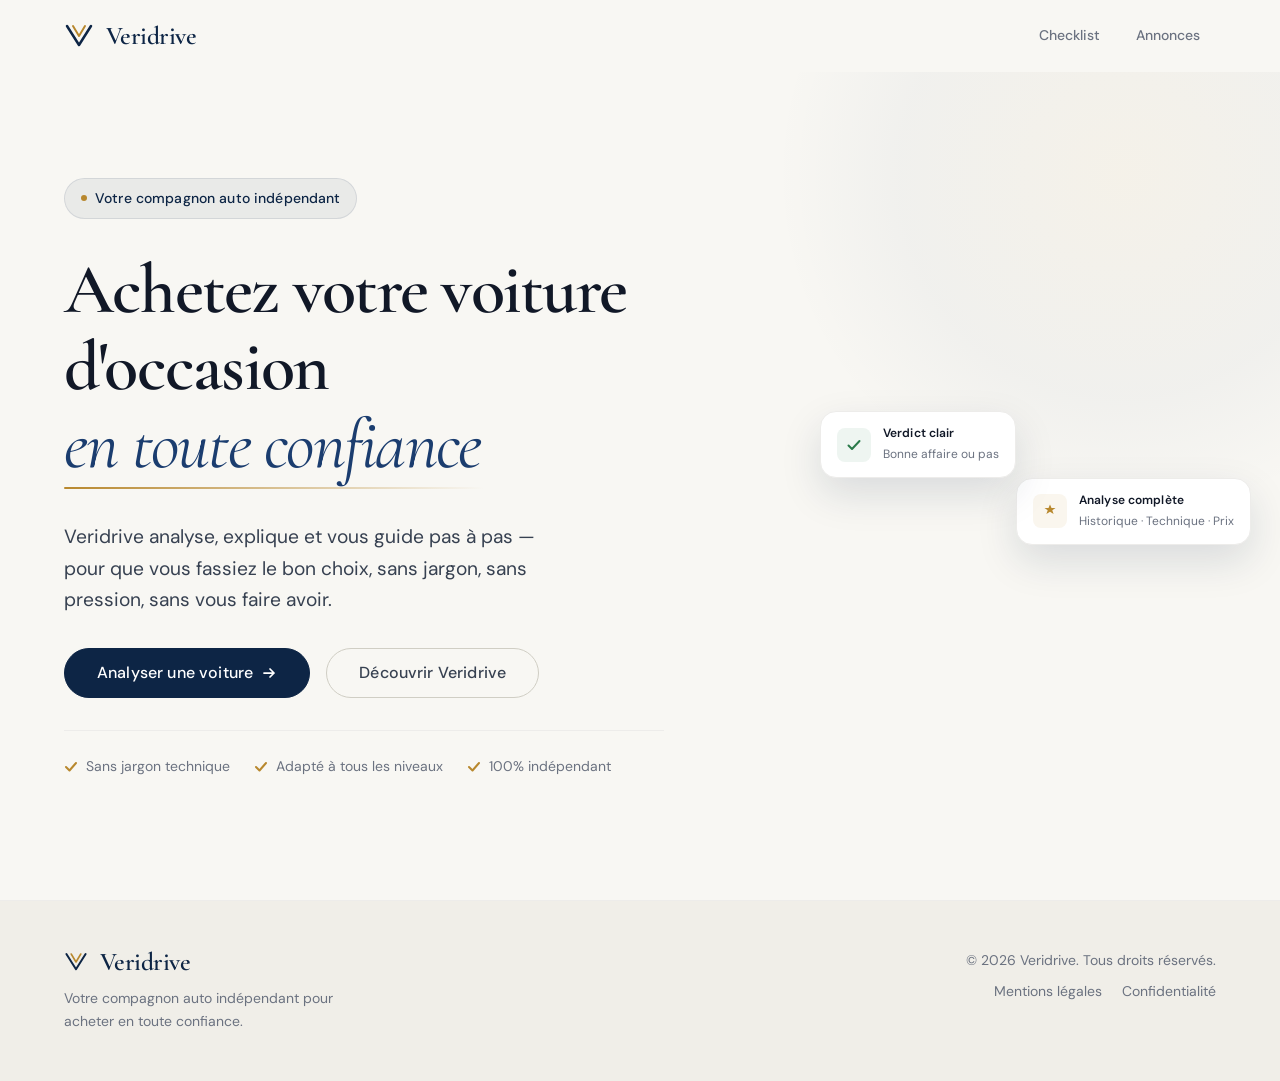
<file: index.html>
<!DOCTYPE html>
<html lang="fr">
<head>
    <meta charset="UTF-8">
    <meta name="viewport" content="width=device-width, initial-scale=1.0">
    <title>Veridrive — Achetez votre voiture d'occasion en toute confiance</title>
    <meta name="description" content="Veridrive est votre compagnon auto indépendant. Analyses, guides et conseils pour acheter une voiture d'occasion sans se faire avoir.">

    <!-- Polices Google Fonts -->
    <link rel="preconnect" href="https://fonts.googleapis.com">
    <link rel="preconnect" href="https://fonts.gstatic.com" crossorigin>
    <link href="https://fonts.googleapis.com/css2?family=Cormorant+Garamond:ital,wght@0,300;0,400;0,600;1,400;1,600&family=DM+Sans:opsz,wght@9..40,300;9..40,400;9..40,500;9..40,600&display=swap" rel="stylesheet">

    <link rel="stylesheet" href="css/style.css">
</head>
<body>

    <!-- ===================================================
         HEADER — Navigation principale
         Sticky, avec effet glassmorphism au scroll
    ==================================================== -->
    <header class="header" id="header">
        <div class="container">
            <nav class="nav" aria-label="Navigation principale">

                <!-- Logotype Veridrive -->
                <a href="/" class="logo" aria-label="Veridrive — Retour à l'accueil">
                    <div class="logo__mark" aria-hidden="true">
                        <!-- Marque géométrique en V double — navy + or -->
                        <svg width="30" height="30" viewBox="0 0 30 30" fill="none">
                            <path d="M3 5L15 24L27 5" stroke="var(--color-navy)" stroke-width="2.5" stroke-linecap="round" stroke-linejoin="round"/>
                            <path d="M9 5L15 15L21 5" stroke="var(--color-gold)" stroke-width="2" stroke-linecap="round" stroke-linejoin="round"/>
                        </svg>
                    </div>
                    <span class="logo__wordmark">Veridrive</span>
                </a>

                <!-- Liens de navigation -->
                <div class="nav__links">
                    <a href="checklist.html" class="nav__link">Checklist</a>
                    <a href="annonces.html" class="nav__link">Annonces</a>
                </div>

            </nav>
        </div>
    </header>


    <!-- ===================================================
         CONTENU PRINCIPAL
    ==================================================== -->
    <main>

        <!-- ===============================================
             SECTION HERO — Promesse principale
             Pleine hauteur d'écran, deux colonnes sur desktop
        ================================================ -->
        <section class="hero" id="hero" aria-labelledby="hero-title">
            <div class="container">
                <div class="hero__layout">

                    <!-- Bloc textuel gauche -->
                    <div class="hero__content">

                        <!-- Étiquette d'accroche -->
                        <div class="hero__eyebrow" data-animate>
                            <span class="badge">
                                <span class="badge__dot" aria-hidden="true"></span>
                                Votre compagnon auto indépendant
                            </span>
                        </div>

                        <!-- Titre principal -->
                        <h1 class="hero__title" id="hero-title" data-animate>
                            Achetez votre voiture d'occasion
                            <em class="hero__title-accent">en toute confiance</em>
                        </h1>

                        <!-- Promesse -->
                        <p class="hero__subtitle" data-animate>
                            Veridrive analyse, explique et vous guide pas à pas — pour que vous fassiez le bon choix, sans jargon, sans pression, sans vous faire avoir.
                        </p>

                        <!-- Boutons d'action -->
                        <div class="hero__actions" data-animate>
                            <a href="checklist.html" class="btn btn--primary">
                                Analyser une voiture
                                <svg width="16" height="16" viewBox="0 0 16 16" fill="none" aria-hidden="true">
                                    <path d="M3 8H13M13 8L9 4M13 8L9 12" stroke="currentColor" stroke-width="1.75" stroke-linecap="round" stroke-linejoin="round"/>
                                </svg>
                            </a>
                            <a href="annonces.html" class="btn btn--ghost">
                                Découvrir Veridrive
                            </a>
                        </div>

                        <!-- Indicateurs de confiance -->
                        <div class="hero__trust" data-animate>
                            <div class="trust-item">
                                <svg class="trust-item__icon" width="14" height="14" viewBox="0 0 14 14" fill="none" aria-hidden="true">
                                    <path d="M2 7L5.5 10.5L12 3" stroke="var(--color-gold)" stroke-width="2" stroke-linecap="round" stroke-linejoin="round"/>
                                </svg>
                                <span>Sans jargon technique</span>
                            </div>
                            <div class="trust-item">
                                <svg class="trust-item__icon" width="14" height="14" viewBox="0 0 14 14" fill="none" aria-hidden="true">
                                    <path d="M2 7L5.5 10.5L12 3" stroke="var(--color-gold)" stroke-width="2" stroke-linecap="round" stroke-linejoin="round"/>
                                </svg>
                                <span>Adapté à tous les niveaux</span>
                            </div>
                            <div class="trust-item">
                                <svg class="trust-item__icon" width="14" height="14" viewBox="0 0 14 14" fill="none" aria-hidden="true">
                                    <path d="M2 7L5.5 10.5L12 3" stroke="var(--color-gold)" stroke-width="2" stroke-linecap="round" stroke-linejoin="round"/>
                                </svg>
                                <span>100% indépendant</span>
                            </div>
                        </div>

                    </div>

                    <!-- Bloc visuel droit — emblème géométrique -->
                    <div class="hero__visual" aria-hidden="true" data-animate>

                        <!-- SVG emblème central : cercles de précision + losange or + monogramme V -->
                        <div class="hero__emblem">
                            <svg viewBox="0 0 400 400" fill="none" xmlns="http://www.w3.org/2000/svg">
                                <!-- Cercles concentriques extérieurs -->
                                <circle cx="200" cy="200" r="185" stroke="#0D2545" stroke-opacity="0.04" stroke-width="1"/>
                                <circle cx="200" cy="200" r="160" stroke="#0D2545" stroke-opacity="0.06" stroke-width="0.75"/>
                                <circle cx="200" cy="200" r="136" stroke="#0D2545" stroke-opacity="0.08" stroke-width="0.75"/>

                                <!-- Cercle principal de cadran -->
                                <circle cx="200" cy="200" r="112" stroke="#0D2545" stroke-opacity="0.1" stroke-width="1.5"/>

                                <!-- Graduations (style tachymètre) -->
                                <g stroke="#0D2545" stroke-opacity="0.12" stroke-linecap="round">
                                    <line x1="200" y1="78" x2="200" y2="96" stroke-width="1.5" transform="rotate(0 200 200)"/>
                                    <line x1="200" y1="82" x2="200" y2="92" stroke-width="0.75" transform="rotate(15 200 200)"/>
                                    <line x1="200" y1="82" x2="200" y2="92" stroke-width="0.75" transform="rotate(45 200 200)"/>
                                    <line x1="200" y1="78" x2="200" y2="96" stroke-width="1.5" transform="rotate(30 200 200)"/>
                                    <line x1="200" y1="82" x2="200" y2="92" stroke-width="0.75" transform="rotate(75 200 200)"/>
                                    <line x1="200" y1="78" x2="200" y2="96" stroke-width="1.5" transform="rotate(60 200 200)"/>
                                    <line x1="200" y1="82" x2="200" y2="92" stroke-width="0.75" transform="rotate(105 200 200)"/>
                                    <line x1="200" y1="78" x2="200" y2="96" stroke-width="1.5" transform="rotate(90 200 200)"/>
                                    <line x1="200" y1="82" x2="200" y2="92" stroke-width="0.75" transform="rotate(135 200 200)"/>
                                    <line x1="200" y1="78" x2="200" y2="96" stroke-width="1.5" transform="rotate(120 200 200)"/>
                                    <line x1="200" y1="82" x2="200" y2="92" stroke-width="0.75" transform="rotate(165 200 200)"/>
                                    <line x1="200" y1="78" x2="200" y2="96" stroke-width="1.5" transform="rotate(150 200 200)"/>
                                    <line x1="200" y1="82" x2="200" y2="92" stroke-width="0.75" transform="rotate(195 200 200)"/>
                                    <line x1="200" y1="78" x2="200" y2="96" stroke-width="1.5" transform="rotate(180 200 200)"/>
                                    <line x1="200" y1="82" x2="200" y2="92" stroke-width="0.75" transform="rotate(225 200 200)"/>
                                    <line x1="200" y1="78" x2="200" y2="96" stroke-width="1.5" transform="rotate(210 200 200)"/>
                                    <line x1="200" y1="82" x2="200" y2="92" stroke-width="0.75" transform="rotate(255 200 200)"/>
                                    <line x1="200" y1="78" x2="200" y2="96" stroke-width="1.5" transform="rotate(240 200 200)"/>
                                    <line x1="200" y1="82" x2="200" y2="92" stroke-width="0.75" transform="rotate(285 200 200)"/>
                                    <line x1="200" y1="78" x2="200" y2="96" stroke-width="1.5" transform="rotate(270 200 200)"/>
                                    <line x1="200" y1="82" x2="200" y2="92" stroke-width="0.75" transform="rotate(315 200 200)"/>
                                    <line x1="200" y1="78" x2="200" y2="96" stroke-width="1.5" transform="rotate(300 200 200)"/>
                                    <line x1="200" y1="82" x2="200" y2="92" stroke-width="0.75" transform="rotate(345 200 200)"/>
                                    <line x1="200" y1="78" x2="200" y2="96" stroke-width="1.5" transform="rotate(330 200 200)"/>
                                </g>

                                <!-- Losange extérieur or -->
                                <path d="M200 108 L292 200 L200 292 L108 200 Z" stroke="#B8882E" stroke-opacity="0.18" stroke-width="1"/>

                                <!-- Losange intérieur or (plus opaque) -->
                                <path d="M200 142 L258 200 L200 258 L142 200 Z" stroke="#B8882E" stroke-opacity="0.28" stroke-width="1.5"/>

                                <!-- Points d'ancrage or aux quatre sommets du losange intérieur -->
                                <circle cx="200" cy="142" r="3.5" fill="#B8882E" fill-opacity="0.5"/>
                                <circle cx="258" cy="200" r="3.5" fill="#B8882E" fill-opacity="0.5"/>
                                <circle cx="200" cy="258" r="3.5" fill="#B8882E" fill-opacity="0.5"/>
                                <circle cx="142" cy="200" r="3.5" fill="#B8882E" fill-opacity="0.5"/>

                                <!-- Monogramme V — navy (grand) -->
                                <path d="M158 158 L200 228 L242 158" stroke="#0D2545" stroke-opacity="0.15" stroke-width="3.5" stroke-linecap="round" stroke-linejoin="round"/>

                                <!-- Monogramme V — or (petit, intérieur) -->
                                <path d="M172 158 L200 208 L228 158" stroke="#B8882E" stroke-opacity="0.6" stroke-width="2.5" stroke-linecap="round" stroke-linejoin="round"/>

                                <!-- Point central -->
                                <circle cx="200" cy="200" r="4" fill="#0D2545" fill-opacity="0.12"/>
                                <circle cx="200" cy="200" r="2" fill="#B8882E" fill-opacity="0.7"/>
                            </svg>
                        </div>

                        <!-- Carte flottante haute — analyse -->
                        <div class="float-card float-card--top">
                            <div class="float-card__icon">
                                <svg width="16" height="16" viewBox="0 0 16 16" fill="none">
                                    <path d="M8 1.5L9.5 5H13.5L10.3 7.3L11.6 11L8 8.8L4.4 11L5.7 7.3L2.5 5H6.5L8 1.5Z" fill="#B8882E"/>
                                </svg>
                            </div>
                            <div>
                                <div class="float-card__label">Analyse complète</div>
                                <div class="float-card__value">Historique · Technique · Prix</div>
                            </div>
                        </div>

                        <!-- Carte flottante basse — verdict -->
                        <div class="float-card float-card--bottom">
                            <div class="float-card__icon float-card__icon--success">
                                <svg width="16" height="16" viewBox="0 0 16 16" fill="none">
                                    <path d="M2.5 8.5L6 12L13.5 4" stroke="#2A7A4A" stroke-width="2" stroke-linecap="round" stroke-linejoin="round"/>
                                </svg>
                            </div>
                            <div>
                                <div class="float-card__label">Verdict clair</div>
                                <div class="float-card__value">Bonne affaire ou pas</div>
                            </div>
                        </div>

                    </div>

                </div>
            </div>

            <!-- Décoration de fond — halo dégradé -->
            <div class="hero__bg-halo" aria-hidden="true"></div>
        </section>

    </main>


    <!-- ===================================================
         FOOTER — Pied de page
    ==================================================== -->
    <footer class="footer" role="contentinfo">
        <div class="container">
            <div class="footer__layout">

                <!-- Marque et accroche -->
                <div class="footer__brand">
                    <a href="/" class="logo" aria-label="Veridrive — Accueil">
                        <div class="logo__mark" aria-hidden="true">
                            <svg width="24" height="24" viewBox="0 0 30 30" fill="none">
                                <path d="M3 5L15 24L27 5" stroke="var(--color-navy)" stroke-width="2.5" stroke-linecap="round" stroke-linejoin="round"/>
                                <path d="M9 5L15 15L21 5" stroke="var(--color-gold)" stroke-width="2" stroke-linecap="round" stroke-linejoin="round"/>
                            </svg>
                        </div>
                        <span class="logo__wordmark">Veridrive</span>
                    </a>
                    <p class="footer__tagline">
                        Votre compagnon auto indépendant pour acheter en toute confiance.
                    </p>
                </div>

                <!-- Mentions légales -->
                <div class="footer__legal">
                    <p class="footer__copyright">© 2026 Veridrive. Tous droits réservés.</p>
                    <nav class="footer__links" aria-label="Liens légaux">
                        <a href="#">Mentions légales</a>
                        <a href="#">Confidentialité</a>
                    </nav>
                </div>

            </div>
        </div>
    </footer>

    <script src="js/main.js"></script>
</body>
</html>
</file>
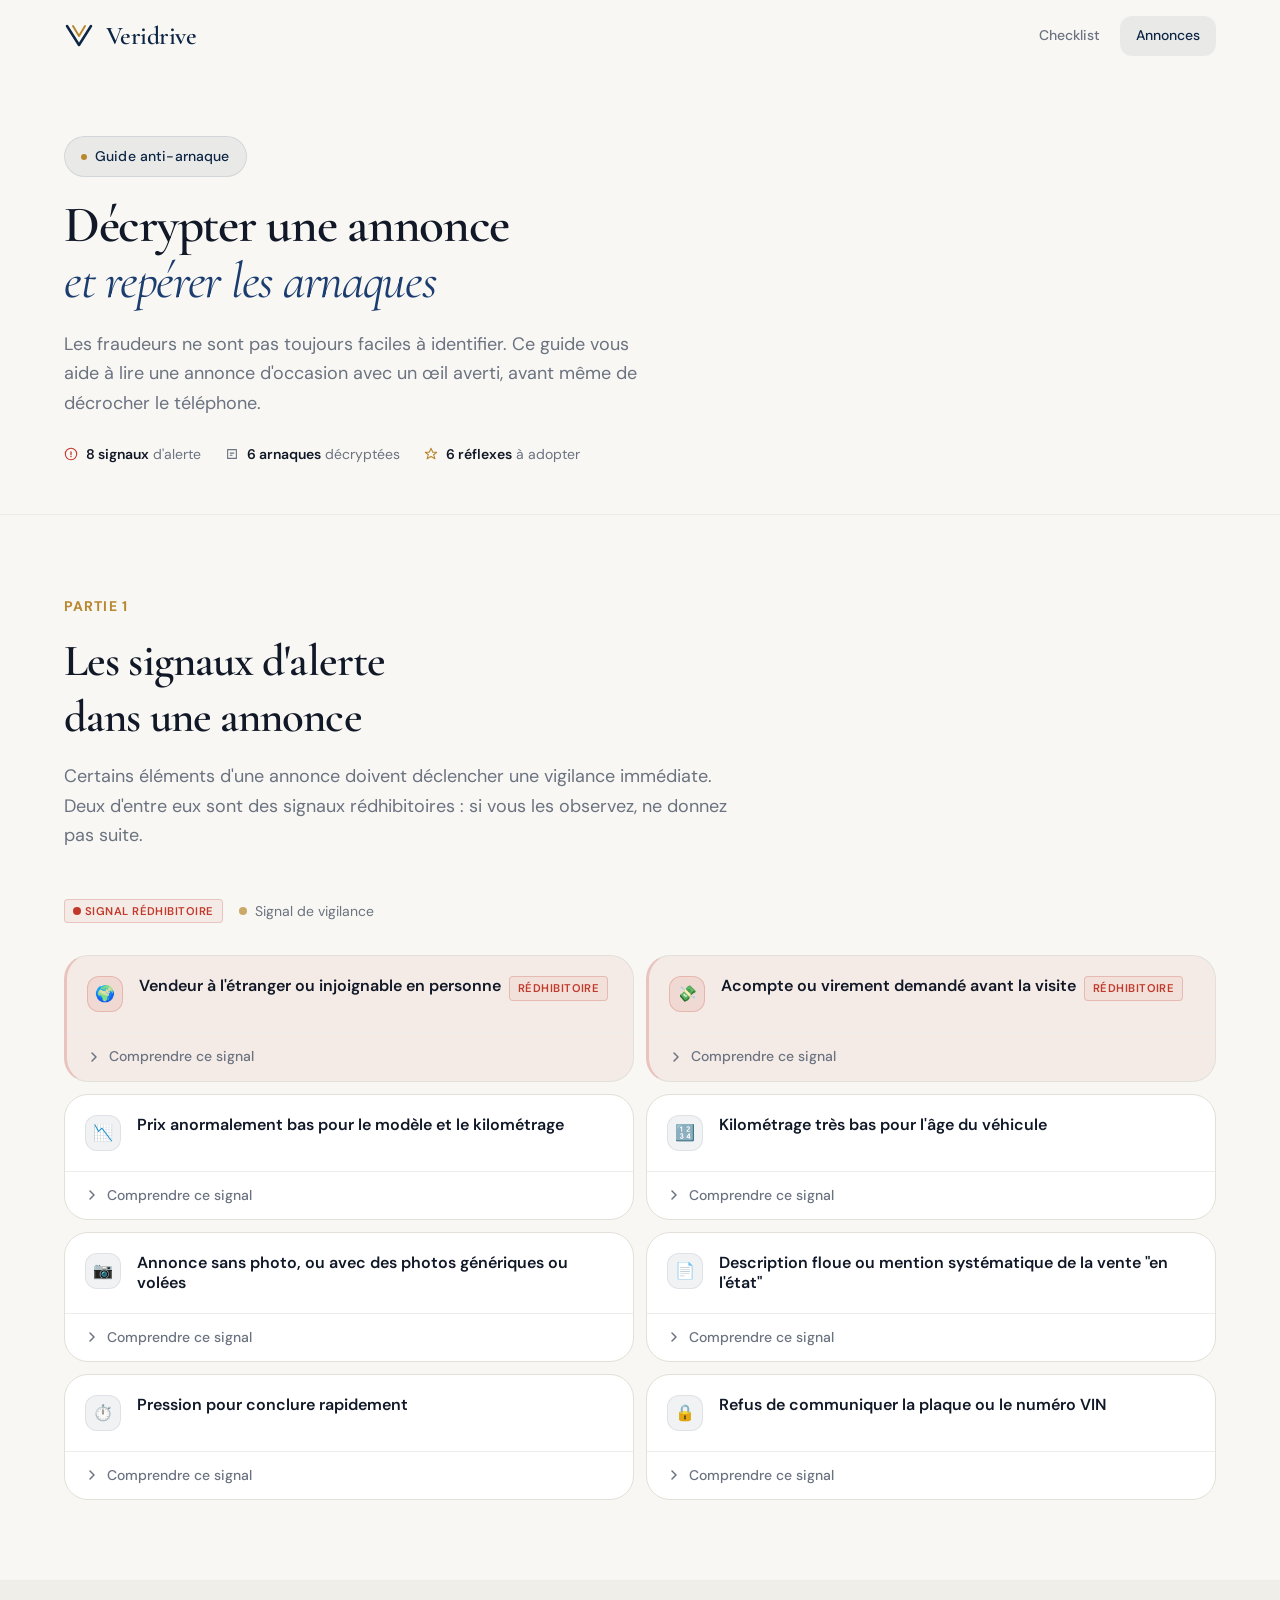
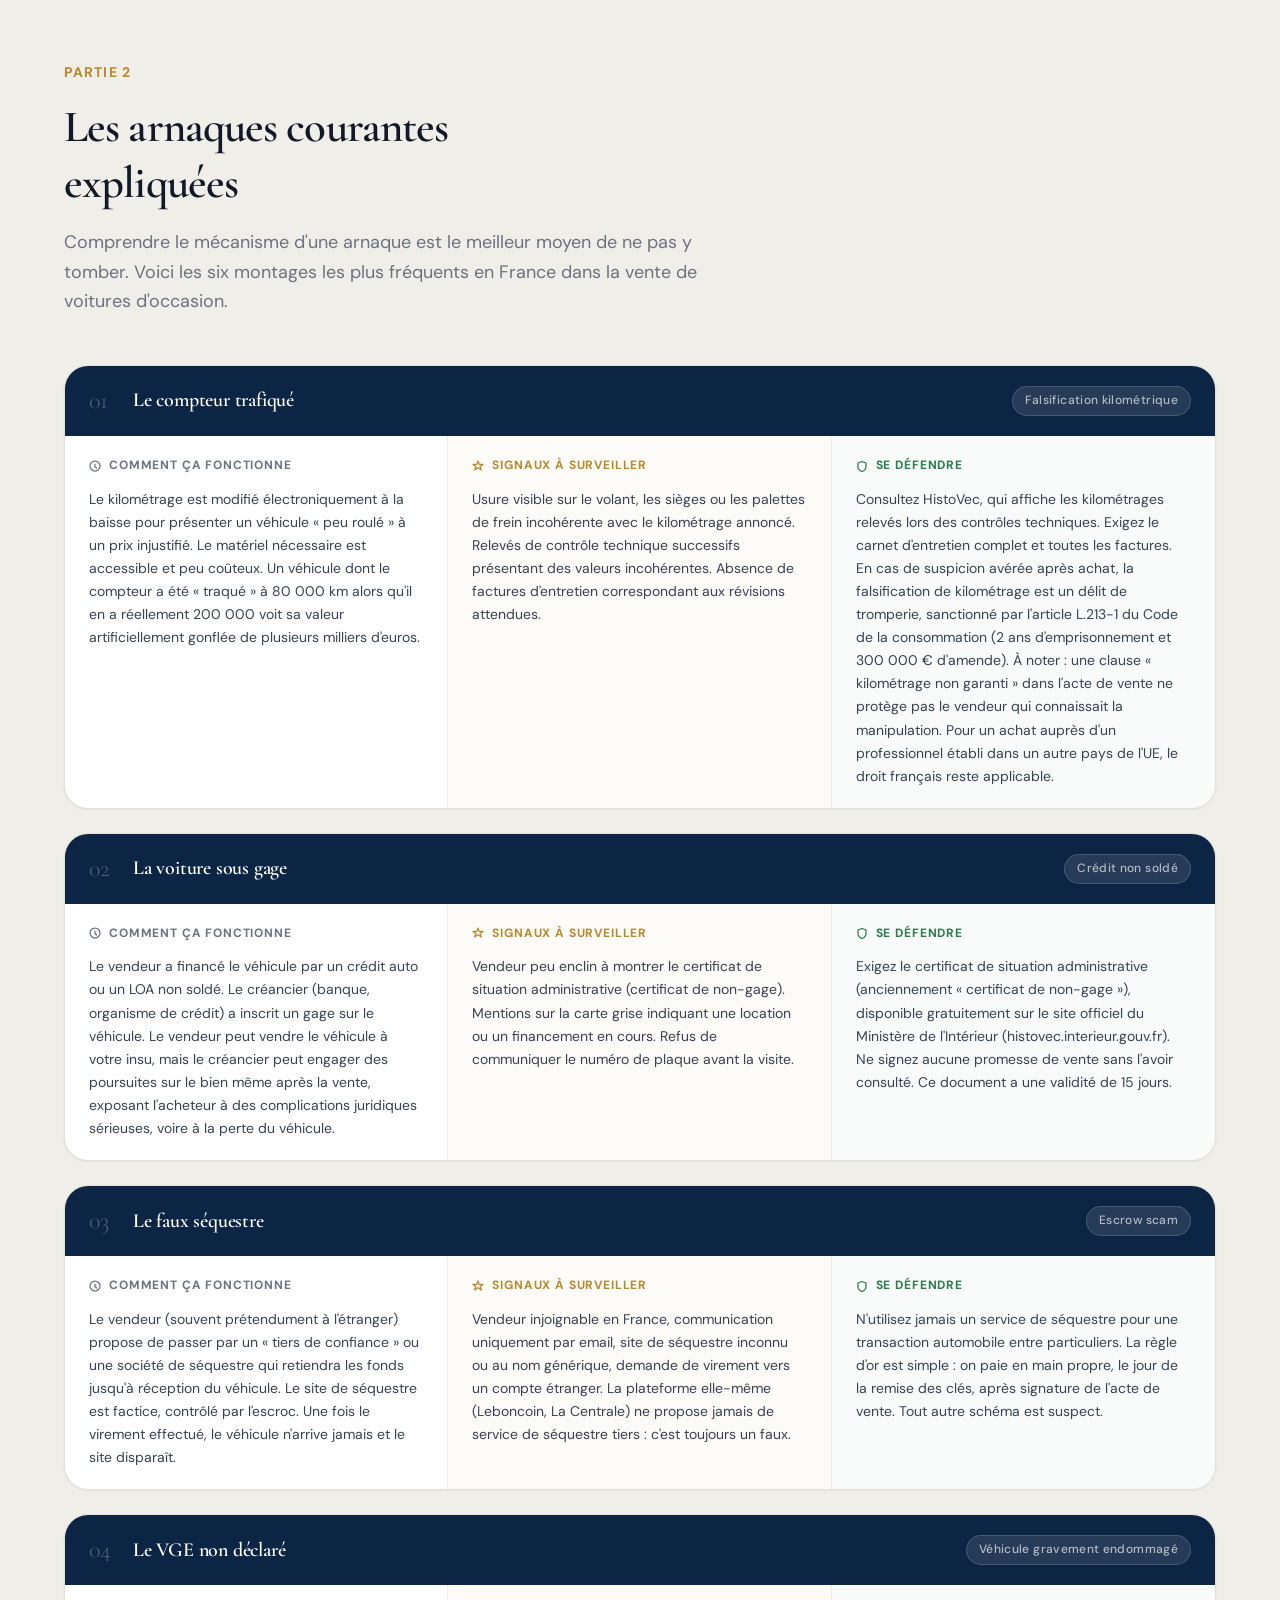
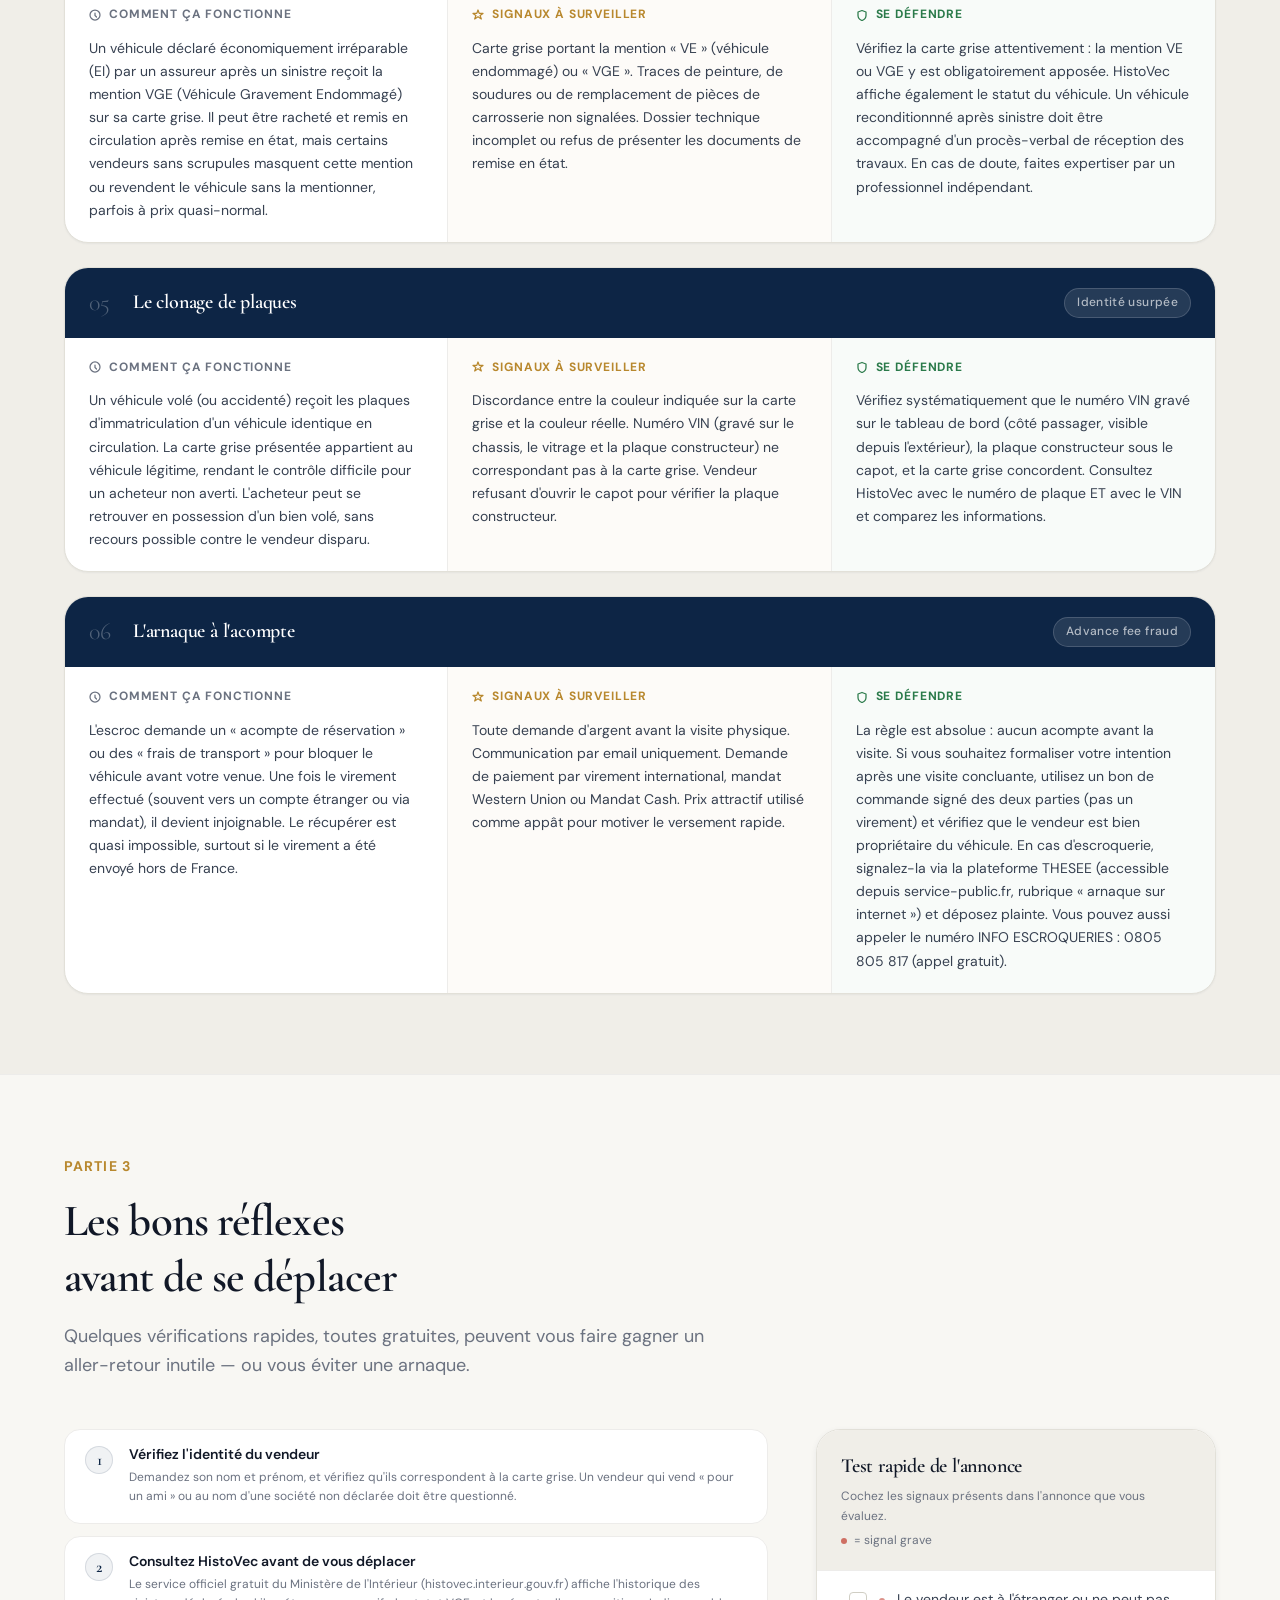
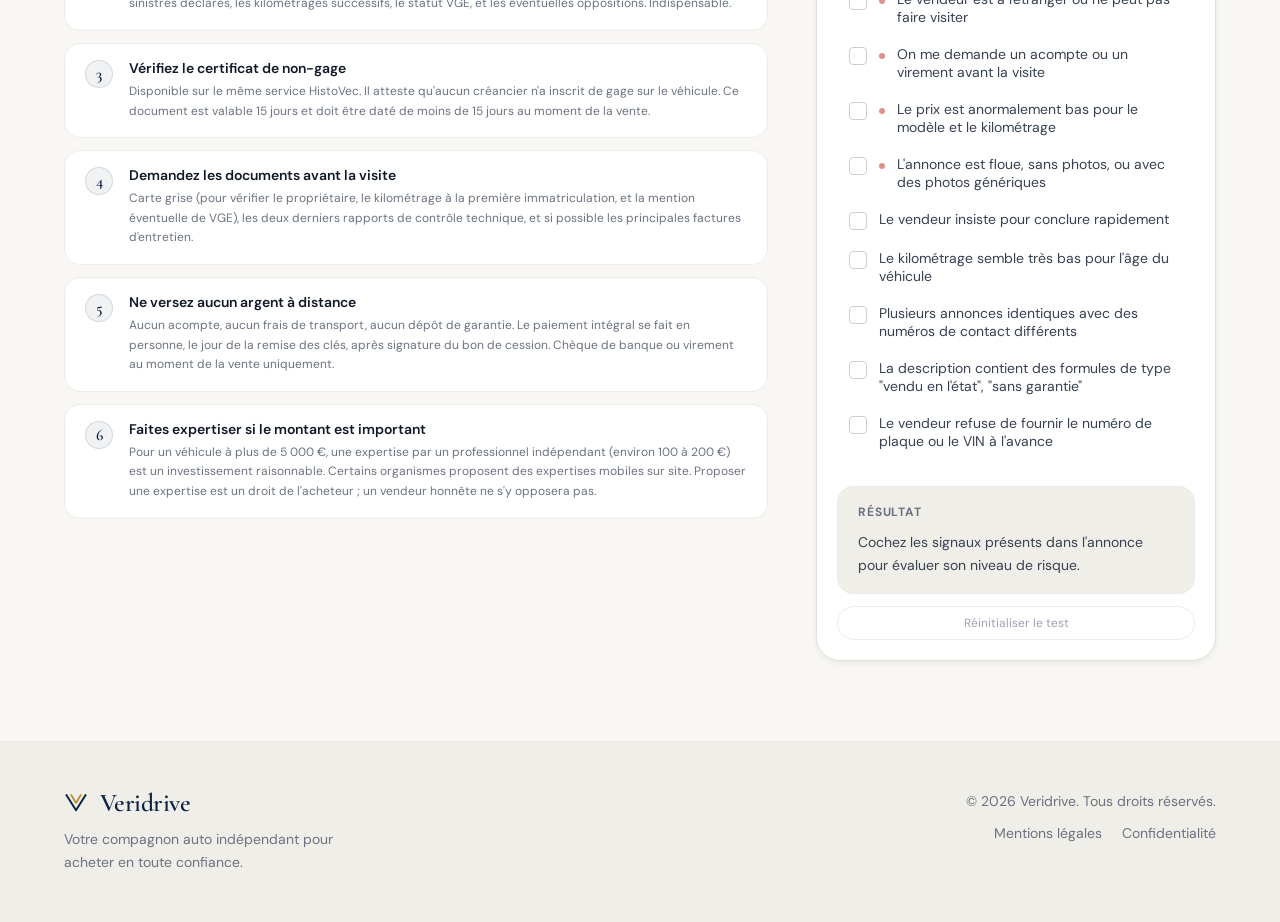
<file: annonces.html>
<!DOCTYPE html>
<html lang="fr">
<head>
    <meta charset="UTF-8">
    <meta name="viewport" content="width=device-width, initial-scale=1.0">
    <title>Décrypter une annonce — Veridrive</title>
    <meta name="description" content="Apprenez à repérer les signaux d'alerte dans une annonce de voiture d'occasion et à identifier les arnaques les plus courantes avant de vous déplacer.">

    <!-- Polices Google Fonts -->
    <link rel="preconnect" href="https://fonts.googleapis.com">
    <link rel="preconnect" href="https://fonts.gstatic.com" crossorigin>
    <link href="https://fonts.googleapis.com/css2?family=Cormorant+Garamond:ital,wght@0,300;0,400;0,600;1,400;1,600&family=DM+Sans:opsz,wght@9..40,300;9..40,400;9..40,500;9..40,600&display=swap" rel="stylesheet">

    <!-- Design system global + styles de la page -->
    <link rel="stylesheet" href="css/style.css">
    <link rel="stylesheet" href="css/annonces.css">
</head>
<body>

    <!-- ===================================================
         HEADER
    ==================================================== -->
    <header class="header" id="header">
        <div class="container">
            <nav class="nav" aria-label="Navigation principale">

                <a href="index.html" class="logo" aria-label="Veridrive — Retour à l'accueil">
                    <div class="logo__mark" aria-hidden="true">
                        <svg width="30" height="30" viewBox="0 0 30 30" fill="none">
                            <path d="M3 5L15 24L27 5" stroke="var(--color-navy)" stroke-width="2.5" stroke-linecap="round" stroke-linejoin="round"/>
                            <path d="M9 5L15 15L21 5" stroke="var(--color-gold)" stroke-width="2" stroke-linecap="round" stroke-linejoin="round"/>
                        </svg>
                    </div>
                    <span class="logo__wordmark">Veridrive</span>
                </a>

                <div class="nav__links">
                    <a href="checklist.html" class="nav__link">Checklist</a>
                    <a href="annonces.html" class="nav__link">Annonces</a>
                </div>

            </nav>
        </div>
    </header>


    <!-- ===================================================
         CONTENU PRINCIPAL
    ==================================================== -->
    <main>

        <!-- ===============================================
             HERO COMPACT
        ================================================ -->
        <div class="page-hero">
            <div class="container">

                <div class="page-hero__eyebrow">
                    <span class="badge">
                        <span class="badge__dot" aria-hidden="true"></span>
                        Guide anti-arnaque
                    </span>
                </div>

                <h1 class="page-hero__title">
                    Décrypter une annonce<br>
                    <em style="font-style: italic; font-weight: 400; color: var(--color-navy-mid);">et repérer les arnaques</em>
                </h1>

                <p class="page-hero__subtitle">
                    Les fraudeurs ne sont pas toujours faciles à identifier. Ce guide vous aide à lire une annonce d'occasion avec un œil averti, avant même de décrocher le téléphone.
                </p>

                <div class="page-hero__meta">
                    <div class="meta-stat">
                        <svg width="14" height="14" viewBox="0 0 16 16" fill="none" aria-hidden="true">
                            <path d="M8 1.5C4.41 1.5 1.5 4.41 1.5 8S4.41 14.5 8 14.5 14.5 11.59 14.5 8 11.59 1.5 8 1.5Z" stroke="var(--color-critical)" stroke-width="1.25"/>
                            <path d="M8 5.5V8.5M8 10.5V11" stroke="var(--color-critical)" stroke-width="1.5" stroke-linecap="round"/>
                        </svg>
                        <span><strong>8 signaux</strong> d'alerte</span>
                    </div>
                    <div class="meta-stat">
                        <svg width="14" height="14" viewBox="0 0 16 16" fill="none" aria-hidden="true">
                            <path d="M3 3h10v10H3z" stroke="var(--text-muted)" stroke-width="1.25" stroke-linejoin="round"/>
                            <path d="M6 7h4M6 9.5h2" stroke="var(--text-muted)" stroke-width="1.25" stroke-linecap="round"/>
                        </svg>
                        <span><strong>6 arnaques</strong> décryptées</span>
                    </div>
                    <div class="meta-stat">
                        <svg width="14" height="14" viewBox="0 0 16 16" fill="none" aria-hidden="true">
                            <path d="M8 1.5L10 6H14.5L11 8.8L12.5 13.5L8 10.8L3.5 13.5L5 8.8L1.5 6H6L8 1.5Z" stroke="var(--color-gold)" stroke-width="1.25" stroke-linejoin="round"/>
                        </svg>
                        <span><strong>6 réflexes</strong> à adopter</span>
                    </div>
                </div>

            </div>
        </div>


        <!-- ===============================================
             PARTIE 1 — SIGNAUX D'ALERTE
        ================================================ -->
        <section class="section-part" aria-labelledby="part1-title">
            <div class="container">

                <div class="section-heading" data-animate>
                    <p class="section-heading__eyebrow">Partie 1</p>
                    <h2 class="section-heading__title" id="part1-title">
                        Les signaux d'alerte<br>dans une annonce
                    </h2>
                    <p class="section-heading__intro">
                        Certains éléments d'une annonce doivent déclencher une vigilance immédiate. Deux d'entre eux sont des signaux rédhibitoires : si vous les observez, ne donnez pas suite.
                    </p>
                </div>

                <!-- Légende des niveaux -->
                <div style="display: flex; flex-wrap: wrap; gap: var(--space-4); margin-bottom: var(--space-8);" data-animate>
                    <span class="badge-critical">
                        <svg width="8" height="8" viewBox="0 0 8 8" fill="currentColor" aria-hidden="true"><circle cx="4" cy="4" r="4"/></svg>
                        Signal rédhibitoire
                    </span>
                    <span style="display: inline-flex; align-items: center; gap: var(--space-2); font-size: var(--text-sm); color: var(--text-muted);">
                        <span style="display: inline-block; width: 8px; height: 8px; border-radius: 50%; background-color: var(--color-gold); opacity: 0.7; flex-shrink: 0;"></span>
                        Signal de vigilance
                    </span>
                </div>

                <div class="signals-grid">

                    <!-- SIGNAL 1 — GRAVE : Vendeur à l'étranger -->
                    <div class="signal-card signal-card--grave" data-animate>
                        <div class="signal-card__header">
                            <div class="signal-card__icon" aria-hidden="true">🌍</div>
                            <div class="signal-card__meta">
                                <div class="signal-card__title-row">
                                    <span class="signal-card__title">Vendeur à l'étranger ou injoignable en personne</span>
                                    <span class="badge-critical">Rédhibitoire</span>
                                </div>
                            </div>
                        </div>
                        <details class="signal-card__detail">
                            <summary>
                                <svg class="detail-arrow" width="14" height="14" viewBox="0 0 14 14" fill="none" aria-hidden="true">
                                    <path d="M5 3L9 7L5 11" stroke="currentColor" stroke-width="1.5" stroke-linecap="round" stroke-linejoin="round"/>
                                </svg>
                                Comprendre ce signal
                            </summary>
                            <div class="signal-detail-body">
                                <div>
                                    <p class="signal-detail-label">Pourquoi c'est suspect</p>
                                    <p class="signal-detail-text">
                                        La situation classique : le vendeur se dit militaire en mission, travailleur expatrié, ou en voyage d'affaires. Il ne peut pas faire visiter le véhicule lui-même et propose de passer par un « intermédiaire de confiance » ou un service de livraison sécurisée. Le véhicule n'existe souvent pas, ou appartient à quelqu'un d'autre.
                                    </p>
                                </div>
                                <div class="signal-detail-section signal-detail-section--action">
                                    <p class="signal-detail-label">Quoi faire</p>
                                    <p class="signal-detail-text">
                                        Ne donnez pas suite à cette annonce. Aucun mécanisme de « livraison sécurisée » ou d'« escrow auto » n'est fiable dans ce contexte. Si vous ne pouvez pas voir le vendeur et le véhicule en personne, passez votre chemin.
                                    </p>
                                </div>
                            </div>
                        </details>
                    </div>

                    <!-- SIGNAL 2 — GRAVE : Acompte avant visite -->
                    <div class="signal-card signal-card--grave" data-animate>
                        <div class="signal-card__header">
                            <div class="signal-card__icon" aria-hidden="true">💸</div>
                            <div class="signal-card__meta">
                                <div class="signal-card__title-row">
                                    <span class="signal-card__title">Acompte ou virement demandé avant la visite</span>
                                    <span class="badge-critical">Rédhibitoire</span>
                                </div>
                            </div>
                        </div>
                        <details class="signal-card__detail">
                            <summary>
                                <svg class="detail-arrow" width="14" height="14" viewBox="0 0 14 14" fill="none" aria-hidden="true">
                                    <path d="M5 3L9 7L5 11" stroke="currentColor" stroke-width="1.5" stroke-linecap="round" stroke-linejoin="round"/>
                                </svg>
                                Comprendre ce signal
                            </summary>
                            <div class="signal-detail-body">
                                <div>
                                    <p class="signal-detail-label">Pourquoi c'est suspect</p>
                                    <p class="signal-detail-text">
                                        Un vendeur sérieux n'a aucune raison de vous demander de l'argent avant que vous ayez vu le véhicule. Cette demande précoce est la signature de l'arnaque à l'acompte : une fois le virement reçu, le vendeur devient injoignable. Les prétextes avancés varient : « frais de réservation », « garantie de sérieux », « blocage du véhicule »… Aucun n'est légitime.
                                    </p>
                                </div>
                                <div class="signal-detail-section signal-detail-section--action">
                                    <p class="signal-detail-label">Quoi faire</p>
                                    <p class="signal-detail-text">
                                        Ne versez jamais d'argent avant d'avoir vu le véhicule physiquement. Cette règle est absolue. En cas de doute, signalez l'annonce sur la plateforme concernée.
                                    </p>
                                </div>
                            </div>
                        </details>
                    </div>

                    <!-- SIGNAL 3 : Prix anormalement bas -->
                    <div class="signal-card" data-animate>
                        <div class="signal-card__header">
                            <div class="signal-card__icon" aria-hidden="true">📉</div>
                            <div class="signal-card__meta">
                                <div class="signal-card__title-row">
                                    <span class="signal-card__title">Prix anormalement bas pour le modèle et le kilométrage</span>
                                </div>
                            </div>
                        </div>
                        <details class="signal-card__detail">
                            <summary>
                                <svg class="detail-arrow" width="14" height="14" viewBox="0 0 14 14" fill="none" aria-hidden="true">
                                    <path d="M5 3L9 7L5 11" stroke="currentColor" stroke-width="1.5" stroke-linecap="round" stroke-linejoin="round"/>
                                </svg>
                                Comprendre ce signal
                            </summary>
                            <div class="signal-detail-body">
                                <div>
                                    <p class="signal-detail-label">Pourquoi c'est suspect</p>
                                    <p class="signal-detail-text">
                                        Les bonnes affaires existent, mais une voiture affichée à 30 ou 40 % en dessous de la cote du marché mérite des explications. Soit le vendeur cache un problème important (accident non déclaré, moteur en fin de vie, gage), soit l'annonce est frauduleuse. La rareté des vraies aubaines est un fait, pas un cynisme.
                                    </p>
                                </div>
                                <div class="signal-detail-section signal-detail-section--action">
                                    <p class="signal-detail-label">Quoi faire</p>
                                    <p class="signal-detail-text">
                                        Consultez la cote de référence du modèle sur une source comme l'Argus ou La Centrale. Si le prix s'écarte de plus de 20 % vers le bas sans explication claire (accident réparé, panne déclarée), demandez des justifications avant de vous déplacer.
                                    </p>
                                </div>
                            </div>
                        </details>
                    </div>

                    <!-- SIGNAL 4 : Kilométrage suspect -->
                    <div class="signal-card" data-animate>
                        <div class="signal-card__header">
                            <div class="signal-card__icon" aria-hidden="true">🔢</div>
                            <div class="signal-card__meta">
                                <div class="signal-card__title-row">
                                    <span class="signal-card__title">Kilométrage très bas pour l'âge du véhicule</span>
                                </div>
                            </div>
                        </div>
                        <details class="signal-card__detail">
                            <summary>
                                <svg class="detail-arrow" width="14" height="14" viewBox="0 0 14 14" fill="none" aria-hidden="true">
                                    <path d="M5 3L9 7L5 11" stroke="currentColor" stroke-width="1.5" stroke-linecap="round" stroke-linejoin="round"/>
                                </svg>
                                Comprendre ce signal
                            </summary>
                            <div class="signal-detail-body">
                                <div>
                                    <p class="signal-detail-label">Pourquoi c'est suspect</p>
                                    <p class="signal-detail-text">
                                        En France, la moyenne nationale est d'environ 12 000 à 15 000 km par an. Une voiture de dix ans qui affiche 40 000 km doit susciter des questions. La falsification de compteur (« traquage ») reste une pratique illégale mais persistante. Un kilométrage trop faible peut aussi signaler un véhicule dont le compteur a été remplacé ou dont les relevés de contrôle technique ont été omis.
                                    </p>
                                </div>
                                <div class="signal-detail-section signal-detail-section--action">
                                    <p class="signal-detail-label">Quoi faire</p>
                                    <p class="signal-detail-text">
                                        Demandez les rapports de contrôle technique et les factures d'entretien : ils indiquent le kilométrage à chaque passage. Consultez aussi l'historique HistoVec, qui peut révéler des incohérences entre les contrôles techniques successifs.
                                    </p>
                                </div>
                            </div>
                        </details>
                    </div>

                    <!-- SIGNAL 5 : Photos -->
                    <div class="signal-card" data-animate>
                        <div class="signal-card__header">
                            <div class="signal-card__icon" aria-hidden="true">📷</div>
                            <div class="signal-card__meta">
                                <div class="signal-card__title-row">
                                    <span class="signal-card__title">Annonce sans photo, ou avec des photos génériques ou volées</span>
                                </div>
                            </div>
                        </div>
                        <details class="signal-card__detail">
                            <summary>
                                <svg class="detail-arrow" width="14" height="14" viewBox="0 0 14 14" fill="none" aria-hidden="true">
                                    <path d="M5 3L9 7L5 11" stroke="currentColor" stroke-width="1.5" stroke-linecap="round" stroke-linejoin="round"/>
                                </svg>
                                Comprendre ce signal
                            </summary>
                            <div class="signal-detail-body">
                                <div>
                                    <p class="signal-detail-label">Pourquoi c'est suspect</p>
                                    <p class="signal-detail-text">
                                        Les photos de stock issues du site du constructeur, les visuels en haute résolution sans plaque visible, ou les images de qualité professionnelle d'un modèle « identique » sont des signaux classiques. Le fraudeur ne possède pas le véhicule réel : il emprunte des visuels existants pour rendre l'annonce crédible. Une annonce sans aucune photo doit être considérée avec la même méfiance.
                                    </p>
                                </div>
                                <div class="signal-detail-section signal-detail-section--action">
                                    <p class="signal-detail-label">Quoi faire</p>
                                    <p class="signal-detail-text">
                                        Faites une recherche inversée de l'image (Google Images, TinEye) : si la même photo apparaît sur plusieurs annonces ou sites, c'est un signal fort. Exigez des photos du véhicule réel, avec la plaque visible et si possible une feuille indiquant la date du jour.
                                    </p>
                                </div>
                            </div>
                        </details>
                    </div>

                    <!-- SIGNAL 6 : Description "en l'état" -->
                    <div class="signal-card" data-animate>
                        <div class="signal-card__header">
                            <div class="signal-card__icon" aria-hidden="true">📄</div>
                            <div class="signal-card__meta">
                                <div class="signal-card__title-row">
                                    <span class="signal-card__title">Description floue ou mention systématique de la vente "en l'état"</span>
                                </div>
                            </div>
                        </div>
                        <details class="signal-card__detail">
                            <summary>
                                <svg class="detail-arrow" width="14" height="14" viewBox="0 0 14 14" fill="none" aria-hidden="true">
                                    <path d="M5 3L9 7L5 11" stroke="currentColor" stroke-width="1.5" stroke-linecap="round" stroke-linejoin="round"/>
                                </svg>
                                Comprendre ce signal
                            </summary>
                            <div class="signal-detail-body">
                                <div>
                                    <p class="signal-detail-label">Pourquoi c'est suspect</p>
                                    <p class="signal-detail-text">
                                        La mention « vendu en l'état, sans garantie » n'est pas illégale dans le cadre d'une vente entre particuliers, mais elle peut signaler que le vendeur veut se prémunir contre des recours ultérieurs. Associée à une description vague, elle peut indiquer un vice caché connu du vendeur. Attention : entre particuliers, la garantie légale des vices cachés reste applicable même si l'annonce dit le contraire, à condition de prouver que le vice était antérieur à la vente et connu du vendeur.
                                    </p>
                                </div>
                                <div class="signal-detail-section signal-detail-section--action">
                                    <p class="signal-detail-label">Quoi faire</p>
                                    <p class="signal-detail-text">
                                        Posez des questions précises par écrit avant la visite (état de la courroie ou chaîne de distribution, dernier contrôle technique, historique des réparations). Les réponses évasives sont révélatrices.
                                    </p>
                                </div>
                            </div>
                        </details>
                    </div>

                    <!-- SIGNAL 7 : Pression temporelle -->
                    <div class="signal-card" data-animate>
                        <div class="signal-card__header">
                            <div class="signal-card__icon" aria-hidden="true">⏱️</div>
                            <div class="signal-card__meta">
                                <div class="signal-card__title-row">
                                    <span class="signal-card__title">Pression pour conclure rapidement</span>
                                </div>
                            </div>
                        </div>
                        <details class="signal-card__detail">
                            <summary>
                                <svg class="detail-arrow" width="14" height="14" viewBox="0 0 14 14" fill="none" aria-hidden="true">
                                    <path d="M5 3L9 7L5 11" stroke="currentColor" stroke-width="1.5" stroke-linecap="round" stroke-linejoin="round"/>
                                </svg>
                                Comprendre ce signal
                            </summary>
                            <div class="signal-detail-body">
                                <div>
                                    <p class="signal-detail-label">Pourquoi c'est suspect</p>
                                    <p class="signal-detail-text">
                                        « J'ai plusieurs acheteurs intéressés », « c'est pour ce soir sinon je vends à quelqu'un d'autre », « je pars à l'étranger demain »… Ces formules visent à vous priver du temps nécessaire pour vérifier le véhicule et réfléchir. Un vendeur honnête comprend qu'une décision de plusieurs milliers d'euros ne se prend pas sous pression.
                                    </p>
                                </div>
                                <div class="signal-detail-section signal-detail-section--action">
                                    <p class="signal-detail-label">Quoi faire</p>
                                    <p class="signal-detail-text">
                                        Ne prenez jamais une décision d'achat dans l'urgence. Si le vendeur refuse de vous laisser le temps de réfléchir ou de faire expertiser, c'est en soi une raison suffisante pour ne pas acheter.
                                    </p>
                                </div>
                            </div>
                        </details>
                    </div>

                    <!-- SIGNAL 8 : Refus plaque/VIN -->
                    <div class="signal-card" data-animate>
                        <div class="signal-card__header">
                            <div class="signal-card__icon" aria-hidden="true">🔒</div>
                            <div class="signal-card__meta">
                                <div class="signal-card__title-row">
                                    <span class="signal-card__title">Refus de communiquer la plaque ou le numéro VIN</span>
                                </div>
                            </div>
                        </div>
                        <details class="signal-card__detail">
                            <summary>
                                <svg class="detail-arrow" width="14" height="14" viewBox="0 0 14 14" fill="none" aria-hidden="true">
                                    <path d="M5 3L9 7L5 11" stroke="currentColor" stroke-width="1.5" stroke-linecap="round" stroke-linejoin="round"/>
                                </svg>
                                Comprendre ce signal
                            </summary>
                            <div class="signal-detail-body">
                                <div>
                                    <p class="signal-detail-label">Pourquoi c'est suspect</p>
                                    <p class="signal-detail-text">
                                        Le numéro de plaque et le VIN (numéro de série gravé dans le véhicule et sur la carte grise) permettent de vérifier l'historique officiel sur HistoVec, de détecter un gage ou une opposition, et de confirmer que le véhicule correspond bien à la carte grise présentée. Un vendeur qui refuse de les communiquer a généralement quelque chose à cacher : véhicule volé, plaques clonées, ou situation administrative irrégulière.
                                    </p>
                                </div>
                                <div class="signal-detail-section signal-detail-section--action">
                                    <p class="signal-detail-label">Quoi faire</p>
                                    <p class="signal-detail-text">
                                        Demandez le numéro de plaque avant de vous déplacer. Avec lui, vous pouvez consulter gratuitement HistoVec (histovec.interieur.gouv.fr) et vérifier qu'il n'y a pas d'opposition ou d'inscription de gage. Refus = signal d'alerte fort.
                                    </p>
                                </div>
                            </div>
                        </details>
                    </div>

                </div>
            </div>
        </section>


        <!-- ===============================================
             PARTIE 2 — LES ARNAQUES COURANTES
        ================================================ -->
        <section class="section-part section-part--alt" aria-labelledby="part2-title">
            <div class="container">

                <div class="section-heading" data-animate>
                    <p class="section-heading__eyebrow">Partie 2</p>
                    <h2 class="section-heading__title" id="part2-title">
                        Les arnaques courantes<br>expliquées
                    </h2>
                    <p class="section-heading__intro">
                        Comprendre le mécanisme d'une arnaque est le meilleur moyen de ne pas y tomber. Voici les six montages les plus fréquents en France dans la vente de voitures d'occasion.
                    </p>
                </div>

                <div class="scams-list">

                    <!-- ARNAQUE 1 — Compteur trafiqué -->
                    <article class="scam-card" data-animate>
                        <div class="scam-card__header">
                            <span class="scam-number" aria-hidden="true">01</span>
                            <h3 class="scam-title">Le compteur trafiqué</h3>
                            <span class="scam-tag">Falsification kilométrique</span>
                        </div>
                        <div class="scam-card__body">
                            <div class="scam-panel scam-panel--how">
                                <p class="scam-panel__label">
                                    <svg width="12" height="12" viewBox="0 0 12 12" fill="none" aria-hidden="true">
                                        <circle cx="6" cy="6" r="5" stroke="currentColor" stroke-width="1.25"/>
                                        <path d="M6 4V6.5L7.5 8" stroke="currentColor" stroke-width="1.25" stroke-linecap="round"/>
                                    </svg>
                                    Comment ça fonctionne
                                </p>
                                <p class="scam-panel__text">
                                    Le kilométrage est modifié électroniquement à la baisse pour présenter un véhicule « peu roulé » à un prix injustifié. Le matériel nécessaire est accessible et peu coûteux. Un véhicule dont le compteur a été « traqué » à 80 000 km alors qu'il en a réellement 200 000 voit sa valeur artificiellement gonflée de plusieurs milliers d'euros.
                                </p>
                            </div>
                            <div class="scam-panel scam-panel--signal">
                                <p class="scam-panel__label">
                                    <svg width="12" height="12" viewBox="0 0 12 12" fill="none" aria-hidden="true">
                                        <path d="M6 1L7.2 4.4H11L8.1 6.5L9.3 10L6 7.8L2.7 10L3.9 6.5L1 4.4H4.8L6 1Z" stroke="currentColor" stroke-width="1.25" stroke-linejoin="round"/>
                                    </svg>
                                    Signaux à surveiller
                                </p>
                                <p class="scam-panel__text">
                                    Usure visible sur le volant, les sièges ou les palettes de frein incohérente avec le kilométrage annoncé. Relevés de contrôle technique successifs présentant des valeurs incohérentes. Absence de factures d'entretien correspondant aux révisions attendues.
                                </p>
                            </div>
                            <div class="scam-panel scam-panel--defense">
                                <p class="scam-panel__label">
                                    <svg width="12" height="12" viewBox="0 0 12 12" fill="none" aria-hidden="true">
                                        <path d="M6 1.5L10 3V6.5C10 8.7 8.2 10.7 6 11.5C3.8 10.7 2 8.7 2 6.5V3L6 1.5Z" stroke="currentColor" stroke-width="1.25" stroke-linejoin="round"/>
                                    </svg>
                                    Se défendre
                                </p>
                                <p class="scam-panel__text">
                                    Consultez HistoVec, qui affiche les kilométrages relevés lors des contrôles techniques. Exigez le carnet d'entretien complet et toutes les factures. En cas de suspicion avérée après achat, la falsification de kilométrage est un délit de tromperie, sanctionné par l'article L.213-1 du Code de la consommation (2 ans d'emprisonnement et 300 000 € d'amende). À noter : une clause « kilométrage non garanti » dans l'acte de vente ne protège pas le vendeur qui connaissait la manipulation. Pour un achat auprès d'un professionnel établi dans un autre pays de l'UE, le droit français reste applicable.
                                </p>
                            </div>
                        </div>
                    </article>

                    <!-- ARNAQUE 2 — Voiture sous gage -->
                    <article class="scam-card" data-animate>
                        <div class="scam-card__header">
                            <span class="scam-number" aria-hidden="true">02</span>
                            <h3 class="scam-title">La voiture sous gage</h3>
                            <span class="scam-tag">Crédit non soldé</span>
                        </div>
                        <div class="scam-card__body">
                            <div class="scam-panel scam-panel--how">
                                <p class="scam-panel__label">
                                    <svg width="12" height="12" viewBox="0 0 12 12" fill="none" aria-hidden="true">
                                        <circle cx="6" cy="6" r="5" stroke="currentColor" stroke-width="1.25"/>
                                        <path d="M6 4V6.5L7.5 8" stroke="currentColor" stroke-width="1.25" stroke-linecap="round"/>
                                    </svg>
                                    Comment ça fonctionne
                                </p>
                                <p class="scam-panel__text">
                                    Le vendeur a financé le véhicule par un crédit auto ou un LOA non soldé. Le créancier (banque, organisme de crédit) a inscrit un gage sur le véhicule. Le vendeur peut vendre le véhicule à votre insu, mais le créancier peut engager des poursuites sur le bien même après la vente, exposant l'acheteur à des complications juridiques sérieuses, voire à la perte du véhicule.
                                </p>
                            </div>
                            <div class="scam-panel scam-panel--signal">
                                <p class="scam-panel__label">
                                    <svg width="12" height="12" viewBox="0 0 12 12" fill="none" aria-hidden="true">
                                        <path d="M6 1L7.2 4.4H11L8.1 6.5L9.3 10L6 7.8L2.7 10L3.9 6.5L1 4.4H4.8L6 1Z" stroke="currentColor" stroke-width="1.25" stroke-linejoin="round"/>
                                    </svg>
                                    Signaux à surveiller
                                </p>
                                <p class="scam-panel__text">
                                    Vendeur peu enclin à montrer le certificat de situation administrative (certificat de non-gage). Mentions sur la carte grise indiquant une location ou un financement en cours. Refus de communiquer le numéro de plaque avant la visite.
                                </p>
                            </div>
                            <div class="scam-panel scam-panel--defense">
                                <p class="scam-panel__label">
                                    <svg width="12" height="12" viewBox="0 0 12 12" fill="none" aria-hidden="true">
                                        <path d="M6 1.5L10 3V6.5C10 8.7 8.2 10.7 6 11.5C3.8 10.7 2 8.7 2 6.5V3L6 1.5Z" stroke="currentColor" stroke-width="1.25" stroke-linejoin="round"/>
                                    </svg>
                                    Se défendre
                                </p>
                                <p class="scam-panel__text">
                                    Exigez le certificat de situation administrative (anciennement « certificat de non-gage »), disponible gratuitement sur le site officiel du Ministère de l'Intérieur (histovec.interieur.gouv.fr). Ne signez aucune promesse de vente sans l'avoir consulté. Ce document a une validité de 15 jours.
                                </p>
                            </div>
                        </div>
                    </article>

                    <!-- ARNAQUE 3 — Faux séquestre -->
                    <article class="scam-card" data-animate>
                        <div class="scam-card__header">
                            <span class="scam-number" aria-hidden="true">03</span>
                            <h3 class="scam-title">Le faux séquestre</h3>
                            <span class="scam-tag">Escrow scam</span>
                        </div>
                        <div class="scam-card__body">
                            <div class="scam-panel scam-panel--how">
                                <p class="scam-panel__label">
                                    <svg width="12" height="12" viewBox="0 0 12 12" fill="none" aria-hidden="true">
                                        <circle cx="6" cy="6" r="5" stroke="currentColor" stroke-width="1.25"/>
                                        <path d="M6 4V6.5L7.5 8" stroke="currentColor" stroke-width="1.25" stroke-linecap="round"/>
                                    </svg>
                                    Comment ça fonctionne
                                </p>
                                <p class="scam-panel__text">
                                    Le vendeur (souvent prétendument à l'étranger) propose de passer par un « tiers de confiance » ou une société de séquestre qui retiendra les fonds jusqu'à réception du véhicule. Le site de séquestre est factice, contrôlé par l'escroc. Une fois le virement effectué, le véhicule n'arrive jamais et le site disparaît.
                                </p>
                            </div>
                            <div class="scam-panel scam-panel--signal">
                                <p class="scam-panel__label">
                                    <svg width="12" height="12" viewBox="0 0 12 12" fill="none" aria-hidden="true">
                                        <path d="M6 1L7.2 4.4H11L8.1 6.5L9.3 10L6 7.8L2.7 10L3.9 6.5L1 4.4H4.8L6 1Z" stroke="currentColor" stroke-width="1.25" stroke-linejoin="round"/>
                                    </svg>
                                    Signaux à surveiller
                                </p>
                                <p class="scam-panel__text">
                                    Vendeur injoignable en France, communication uniquement par email, site de séquestre inconnu ou au nom générique, demande de virement vers un compte étranger. La plateforme elle-même (Leboncoin, La Centrale) ne propose jamais de service de séquestre tiers : c'est toujours un faux.
                                </p>
                            </div>
                            <div class="scam-panel scam-panel--defense">
                                <p class="scam-panel__label">
                                    <svg width="12" height="12" viewBox="0 0 12 12" fill="none" aria-hidden="true">
                                        <path d="M6 1.5L10 3V6.5C10 8.7 8.2 10.7 6 11.5C3.8 10.7 2 8.7 2 6.5V3L6 1.5Z" stroke="currentColor" stroke-width="1.25" stroke-linejoin="round"/>
                                    </svg>
                                    Se défendre
                                </p>
                                <p class="scam-panel__text">
                                    N'utilisez jamais un service de séquestre pour une transaction automobile entre particuliers. La règle d'or est simple : on paie en main propre, le jour de la remise des clés, après signature de l'acte de vente. Tout autre schéma est suspect.
                                </p>
                            </div>
                        </div>
                    </article>

                    <!-- ARNAQUE 4 — VGE -->
                    <article class="scam-card" data-animate>
                        <div class="scam-card__header">
                            <span class="scam-number" aria-hidden="true">04</span>
                            <h3 class="scam-title">Le VGE non déclaré</h3>
                            <span class="scam-tag">Véhicule gravement endommagé</span>
                        </div>
                        <div class="scam-card__body">
                            <div class="scam-panel scam-panel--how">
                                <p class="scam-panel__label">
                                    <svg width="12" height="12" viewBox="0 0 12 12" fill="none" aria-hidden="true">
                                        <circle cx="6" cy="6" r="5" stroke="currentColor" stroke-width="1.25"/>
                                        <path d="M6 4V6.5L7.5 8" stroke="currentColor" stroke-width="1.25" stroke-linecap="round"/>
                                    </svg>
                                    Comment ça fonctionne
                                </p>
                                <p class="scam-panel__text">
                                    Un véhicule déclaré économiquement irréparable (EI) par un assureur après un sinistre reçoit la mention VGE (Véhicule Gravement Endommagé) sur sa carte grise. Il peut être racheté et remis en circulation après remise en état, mais certains vendeurs sans scrupules masquent cette mention ou revendent le véhicule sans la mentionner, parfois à prix quasi-normal.
                                </p>
                            </div>
                            <div class="scam-panel scam-panel--signal">
                                <p class="scam-panel__label">
                                    <svg width="12" height="12" viewBox="0 0 12 12" fill="none" aria-hidden="true">
                                        <path d="M6 1L7.2 4.4H11L8.1 6.5L9.3 10L6 7.8L2.7 10L3.9 6.5L1 4.4H4.8L6 1Z" stroke="currentColor" stroke-width="1.25" stroke-linejoin="round"/>
                                    </svg>
                                    Signaux à surveiller
                                </p>
                                <p class="scam-panel__text">
                                    Carte grise portant la mention « VE » (véhicule endommagé) ou « VGE ». Traces de peinture, de soudures ou de remplacement de pièces de carrosserie non signalées. Dossier technique incomplet ou refus de présenter les documents de remise en état.
                                </p>
                            </div>
                            <div class="scam-panel scam-panel--defense">
                                <p class="scam-panel__label">
                                    <svg width="12" height="12" viewBox="0 0 12 12" fill="none" aria-hidden="true">
                                        <path d="M6 1.5L10 3V6.5C10 8.7 8.2 10.7 6 11.5C3.8 10.7 2 8.7 2 6.5V3L6 1.5Z" stroke="currentColor" stroke-width="1.25" stroke-linejoin="round"/>
                                    </svg>
                                    Se défendre
                                </p>
                                <p class="scam-panel__text">
                                    Vérifiez la carte grise attentivement : la mention VE ou VGE y est obligatoirement apposée. HistoVec affiche également le statut du véhicule. Un véhicule reconditionnné après sinistre doit être accompagné d'un procès-verbal de réception des travaux. En cas de doute, faites expertiser par un professionnel indépendant.
                                </p>
                            </div>
                        </div>
                    </article>

                    <!-- ARNAQUE 5 — Clonage de plaques -->
                    <article class="scam-card" data-animate>
                        <div class="scam-card__header">
                            <span class="scam-number" aria-hidden="true">05</span>
                            <h3 class="scam-title">Le clonage de plaques</h3>
                            <span class="scam-tag">Identité usurpée</span>
                        </div>
                        <div class="scam-card__body">
                            <div class="scam-panel scam-panel--how">
                                <p class="scam-panel__label">
                                    <svg width="12" height="12" viewBox="0 0 12 12" fill="none" aria-hidden="true">
                                        <circle cx="6" cy="6" r="5" stroke="currentColor" stroke-width="1.25"/>
                                        <path d="M6 4V6.5L7.5 8" stroke="currentColor" stroke-width="1.25" stroke-linecap="round"/>
                                    </svg>
                                    Comment ça fonctionne
                                </p>
                                <p class="scam-panel__text">
                                    Un véhicule volé (ou accidenté) reçoit les plaques d'immatriculation d'un véhicule identique en circulation. La carte grise présentée appartient au véhicule légitime, rendant le contrôle difficile pour un acheteur non averti. L'acheteur peut se retrouver en possession d'un bien volé, sans recours possible contre le vendeur disparu.
                                </p>
                            </div>
                            <div class="scam-panel scam-panel--signal">
                                <p class="scam-panel__label">
                                    <svg width="12" height="12" viewBox="0 0 12 12" fill="none" aria-hidden="true">
                                        <path d="M6 1L7.2 4.4H11L8.1 6.5L9.3 10L6 7.8L2.7 10L3.9 6.5L1 4.4H4.8L6 1Z" stroke="currentColor" stroke-width="1.25" stroke-linejoin="round"/>
                                    </svg>
                                    Signaux à surveiller
                                </p>
                                <p class="scam-panel__text">
                                    Discordance entre la couleur indiquée sur la carte grise et la couleur réelle. Numéro VIN (gravé sur le chassis, le vitrage et la plaque constructeur) ne correspondant pas à la carte grise. Vendeur refusant d'ouvrir le capot pour vérifier la plaque constructeur.
                                </p>
                            </div>
                            <div class="scam-panel scam-panel--defense">
                                <p class="scam-panel__label">
                                    <svg width="12" height="12" viewBox="0 0 12 12" fill="none" aria-hidden="true">
                                        <path d="M6 1.5L10 3V6.5C10 8.7 8.2 10.7 6 11.5C3.8 10.7 2 8.7 2 6.5V3L6 1.5Z" stroke="currentColor" stroke-width="1.25" stroke-linejoin="round"/>
                                    </svg>
                                    Se défendre
                                </p>
                                <p class="scam-panel__text">
                                    Vérifiez systématiquement que le numéro VIN gravé sur le tableau de bord (côté passager, visible depuis l'extérieur), la plaque constructeur sous le capot, et la carte grise concordent. Consultez HistoVec avec le numéro de plaque ET avec le VIN et comparez les informations.
                                </p>
                            </div>
                        </div>
                    </article>

                    <!-- ARNAQUE 6 — Arnaque à l'acompte -->
                    <article class="scam-card" data-animate>
                        <div class="scam-card__header">
                            <span class="scam-number" aria-hidden="true">06</span>
                            <h3 class="scam-title">L'arnaque à l'acompte</h3>
                            <span class="scam-tag">Advance fee fraud</span>
                        </div>
                        <div class="scam-card__body">
                            <div class="scam-panel scam-panel--how">
                                <p class="scam-panel__label">
                                    <svg width="12" height="12" viewBox="0 0 12 12" fill="none" aria-hidden="true">
                                        <circle cx="6" cy="6" r="5" stroke="currentColor" stroke-width="1.25"/>
                                        <path d="M6 4V6.5L7.5 8" stroke="currentColor" stroke-width="1.25" stroke-linecap="round"/>
                                    </svg>
                                    Comment ça fonctionne
                                </p>
                                <p class="scam-panel__text">
                                    L'escroc demande un « acompte de réservation » ou des « frais de transport » pour bloquer le véhicule avant votre venue. Une fois le virement effectué (souvent vers un compte étranger ou via mandat), il devient injoignable. Le récupérer est quasi impossible, surtout si le virement a été envoyé hors de France.
                                </p>
                            </div>
                            <div class="scam-panel scam-panel--signal">
                                <p class="scam-panel__label">
                                    <svg width="12" height="12" viewBox="0 0 12 12" fill="none" aria-hidden="true">
                                        <path d="M6 1L7.2 4.4H11L8.1 6.5L9.3 10L6 7.8L2.7 10L3.9 6.5L1 4.4H4.8L6 1Z" stroke="currentColor" stroke-width="1.25" stroke-linejoin="round"/>
                                    </svg>
                                    Signaux à surveiller
                                </p>
                                <p class="scam-panel__text">
                                    Toute demande d'argent avant la visite physique. Communication par email uniquement. Demande de paiement par virement international, mandat Western Union ou Mandat Cash. Prix attractif utilisé comme appât pour motiver le versement rapide.
                                </p>
                            </div>
                            <div class="scam-panel scam-panel--defense">
                                <p class="scam-panel__label">
                                    <svg width="12" height="12" viewBox="0 0 12 12" fill="none" aria-hidden="true">
                                        <path d="M6 1.5L10 3V6.5C10 8.7 8.2 10.7 6 11.5C3.8 10.7 2 8.7 2 6.5V3L6 1.5Z" stroke="currentColor" stroke-width="1.25" stroke-linejoin="round"/>
                                    </svg>
                                    Se défendre
                                </p>
                                <p class="scam-panel__text">
                                    La règle est absolue : aucun acompte avant la visite. Si vous souhaitez formaliser votre intention après une visite concluante, utilisez un bon de commande signé des deux parties (pas un virement) et vérifiez que le vendeur est bien propriétaire du véhicule. En cas d'escroquerie, signalez-la via la plateforme THESEE (accessible depuis service-public.fr, rubrique « arnaque sur internet ») et déposez plainte. Vous pouvez aussi appeler le numéro INFO ESCROQUERIES : 0805 805 817 (appel gratuit).
                                </p>
                            </div>
                        </div>
                    </article>

                </div>
            </div>
        </section>


        <!-- ===============================================
             PARTIE 3 — RÉFLEXES + TEST RAPIDE
        ================================================ -->
        <section class="section-part" aria-labelledby="part3-title">
            <div class="container">

                <div class="section-heading" data-animate>
                    <p class="section-heading__eyebrow">Partie 3</p>
                    <h2 class="section-heading__title" id="part3-title">
                        Les bons réflexes<br>avant de se déplacer
                    </h2>
                    <p class="section-heading__intro">
                        Quelques vérifications rapides, toutes gratuites, peuvent vous faire gagner un aller-retour inutile — ou vous éviter une arnaque.
                    </p>
                </div>

                <div class="part3-layout">

                    <!-- Colonne réflexes -->
                    <div>
                        <div class="reflexes-list">

                            <div class="reflex-item" data-animate>
                                <span class="reflex-item__number" aria-hidden="true">1</span>
                                <div>
                                    <p class="reflex-item__text">Vérifiez l'identité du vendeur</p>
                                    <p class="reflex-item__sub">Demandez son nom et prénom, et vérifiez qu'ils correspondent à la carte grise. Un vendeur qui vend « pour un ami » ou au nom d'une société non déclarée doit être questionné.</p>
                                </div>
                            </div>

                            <div class="reflex-item" data-animate>
                                <span class="reflex-item__number" aria-hidden="true">2</span>
                                <div>
                                    <p class="reflex-item__text">Consultez HistoVec avant de vous déplacer</p>
                                    <p class="reflex-item__sub">Le service officiel gratuit du Ministère de l'Intérieur (histovec.interieur.gouv.fr) affiche l'historique des sinistres déclarés, les kilométrages successifs, le statut VGE, et les éventuelles oppositions. Indispensable.</p>
                                </div>
                            </div>

                            <div class="reflex-item" data-animate>
                                <span class="reflex-item__number" aria-hidden="true">3</span>
                                <div>
                                    <p class="reflex-item__text">Vérifiez le certificat de non-gage</p>
                                    <p class="reflex-item__sub">Disponible sur le même service HistoVec. Il atteste qu'aucun créancier n'a inscrit de gage sur le véhicule. Ce document est valable 15 jours et doit être daté de moins de 15 jours au moment de la vente.</p>
                                </div>
                            </div>

                            <div class="reflex-item" data-animate>
                                <span class="reflex-item__number" aria-hidden="true">4</span>
                                <div>
                                    <p class="reflex-item__text">Demandez les documents avant la visite</p>
                                    <p class="reflex-item__sub">Carte grise (pour vérifier le propriétaire, le kilométrage à la première immatriculation, et la mention éventuelle de VGE), les deux derniers rapports de contrôle technique, et si possible les principales factures d'entretien.</p>
                                </div>
                            </div>

                            <div class="reflex-item" data-animate>
                                <span class="reflex-item__number" aria-hidden="true">5</span>
                                <div>
                                    <p class="reflex-item__text">Ne versez aucun argent à distance</p>
                                    <p class="reflex-item__sub">Aucun acompte, aucun frais de transport, aucun dépôt de garantie. Le paiement intégral se fait en personne, le jour de la remise des clés, après signature du bon de cession. Chèque de banque ou virement au moment de la vente uniquement.</p>
                                </div>
                            </div>

                            <div class="reflex-item" data-animate>
                                <span class="reflex-item__number" aria-hidden="true">6</span>
                                <div>
                                    <p class="reflex-item__text">Faites expertiser si le montant est important</p>
                                    <p class="reflex-item__sub">Pour un véhicule à plus de 5 000 €, une expertise par un professionnel indépendant (environ 100 à 200 €) est un investissement raisonnable. Certains organismes proposent des expertises mobiles sur site. Proposer une expertise est un droit de l'acheteur ; un vendeur honnête ne s'y opposera pas.</p>
                                </div>
                            </div>

                        </div>
                    </div>

                    <!-- Widget Test rapide -->
                    <div>
                        <div class="test-widget" role="complementary" aria-labelledby="test-widget-title">

                            <div class="test-widget__header">
                                <h3 class="test-widget__title" id="test-widget-title">
                                    Test rapide de l'annonce
                                </h3>
                                <p class="test-widget__subtitle">
                                    Cochez les signaux présents dans l'annonce que vous évaluez.
                                    <br>
                                    <span style="margin-top: var(--space-1); display: inline-block;">
                                        <span style="display: inline-block; width: 6px; height: 6px; border-radius: 50%; background-color: var(--color-critical); opacity: 0.7; vertical-align: middle; margin-right: 4px;"></span>
                                        = signal grave
                                    </span>
                                </p>
                            </div>

                            <!-- Signaux — remplis par annonces.js -->
                            <div
                                class="test-signals"
                                id="test-signals-list"
                                role="group"
                                aria-label="Signaux d'alerte à évaluer"
                            >
                                <!-- Généré par JavaScript -->
                                <noscript>
                                    <p style="padding: var(--space-4); font-size: var(--text-sm); color: var(--text-muted);">
                                        Ce widget nécessite JavaScript.
                                    </p>
                                </noscript>
                            </div>

                            <!-- Verdict -->
                            <div
                                class="test-verdict"
                                id="test-verdict"
                                data-level="neutral"
                                role="status"
                                aria-live="polite"
                                aria-label="Résultat du test"
                            >
                                <p class="test-verdict__level" id="test-verdict-level">Résultat</p>
                                <p class="test-verdict__message" id="test-verdict-message">
                                    Cochez les signaux présents dans l'annonce pour évaluer son niveau de risque.
                                </p>
                            </div>

                            <!-- Réinitialiser -->
                            <button class="test-reset" id="test-reset-btn" type="button" aria-label="Réinitialiser le test">
                                Réinitialiser le test
                            </button>

                        </div>
                    </div>

                </div>
            </div>
        </section>

    </main>


    <!-- ===================================================
         FOOTER
    ==================================================== -->
    <footer class="footer" role="contentinfo">
        <div class="container">
            <div class="footer__layout">

                <div class="footer__brand">
                    <a href="index.html" class="logo" aria-label="Veridrive — Accueil">
                        <div class="logo__mark" aria-hidden="true">
                            <svg width="24" height="24" viewBox="0 0 30 30" fill="none">
                                <path d="M3 5L15 24L27 5" stroke="var(--color-navy)" stroke-width="2.5" stroke-linecap="round" stroke-linejoin="round"/>
                                <path d="M9 5L15 15L21 5" stroke="var(--color-gold)" stroke-width="2" stroke-linecap="round" stroke-linejoin="round"/>
                            </svg>
                        </div>
                        <span class="logo__wordmark">Veridrive</span>
                    </a>
                    <p class="footer__tagline">
                        Votre compagnon auto indépendant pour acheter en toute confiance.
                    </p>
                </div>

                <div class="footer__legal">
                    <p class="footer__copyright">© 2026 Veridrive. Tous droits réservés.</p>
                    <nav class="footer__links" aria-label="Liens légaux">
                        <a href="#">Mentions légales</a>
                        <a href="#">Confidentialité</a>
                    </nav>
                </div>

            </div>
        </div>
    </footer>

    <script src="js/annonces.js"></script>
</body>
</html>
</file>
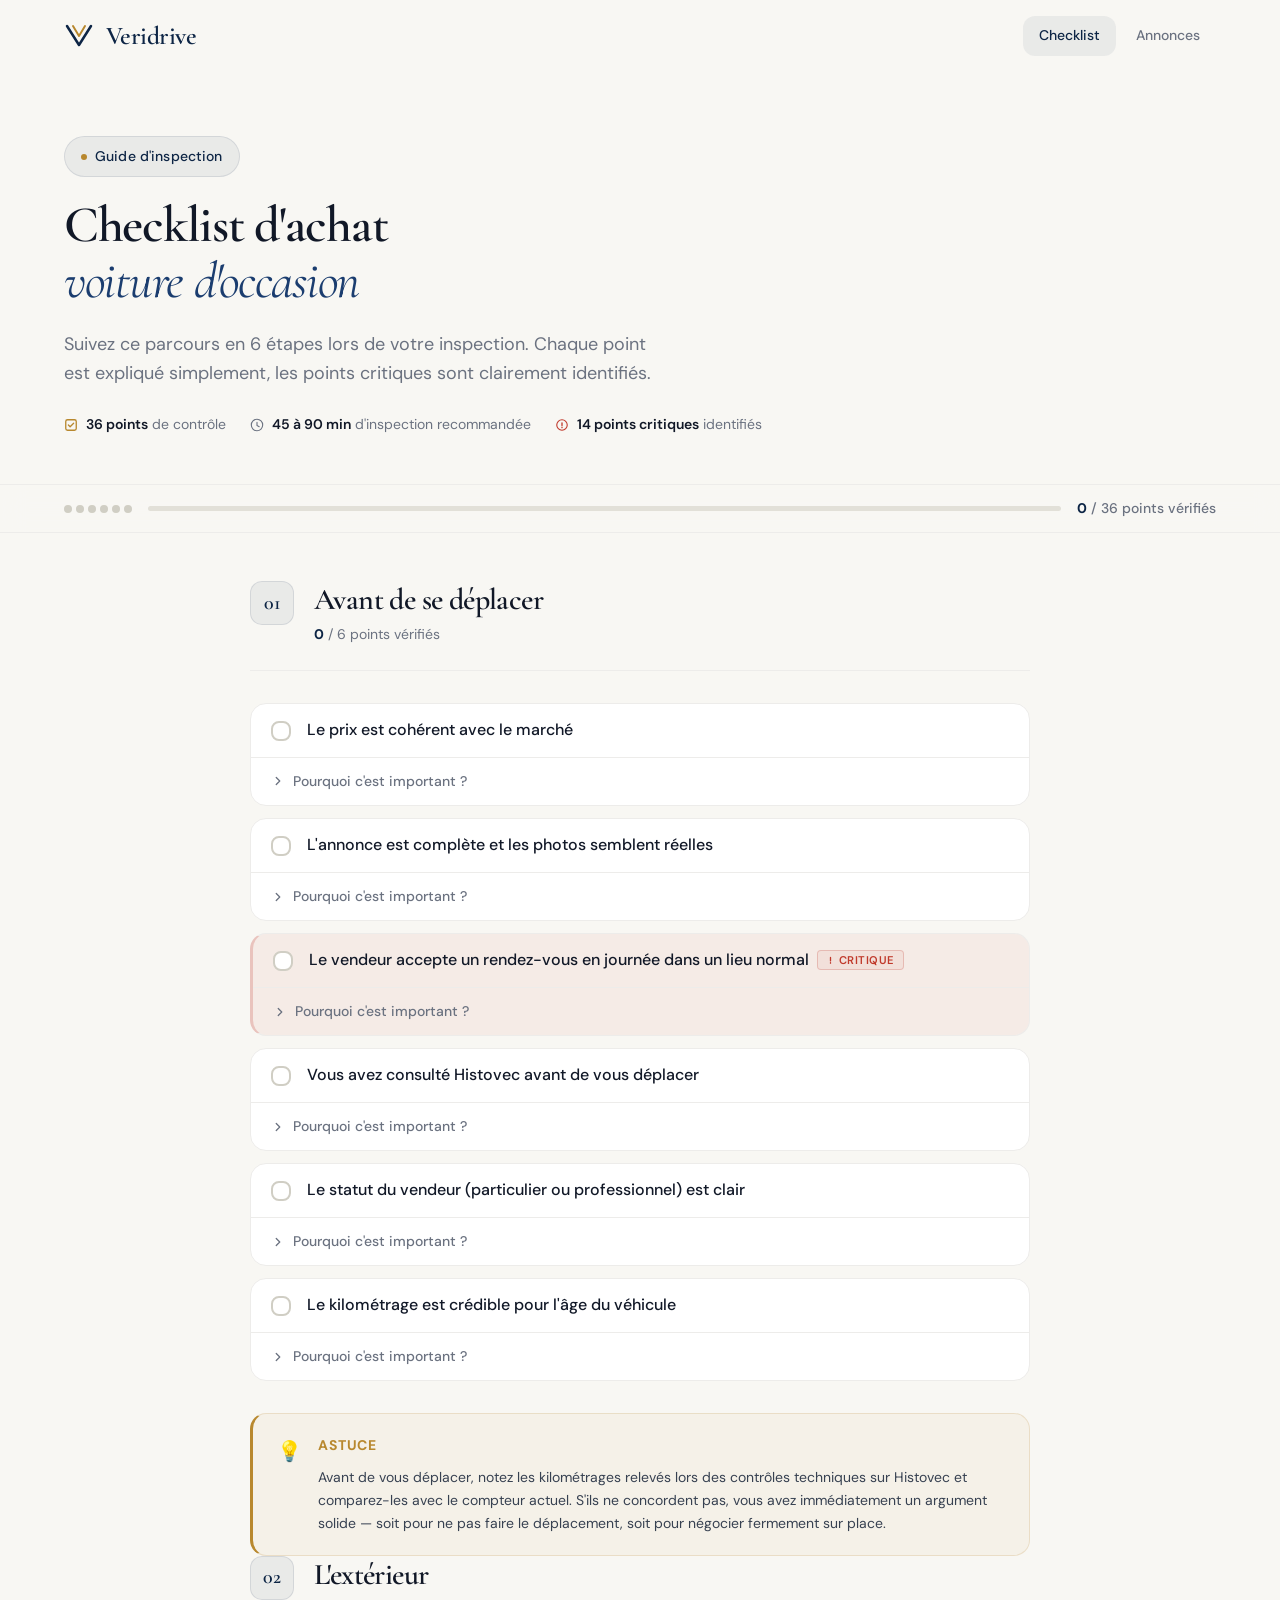
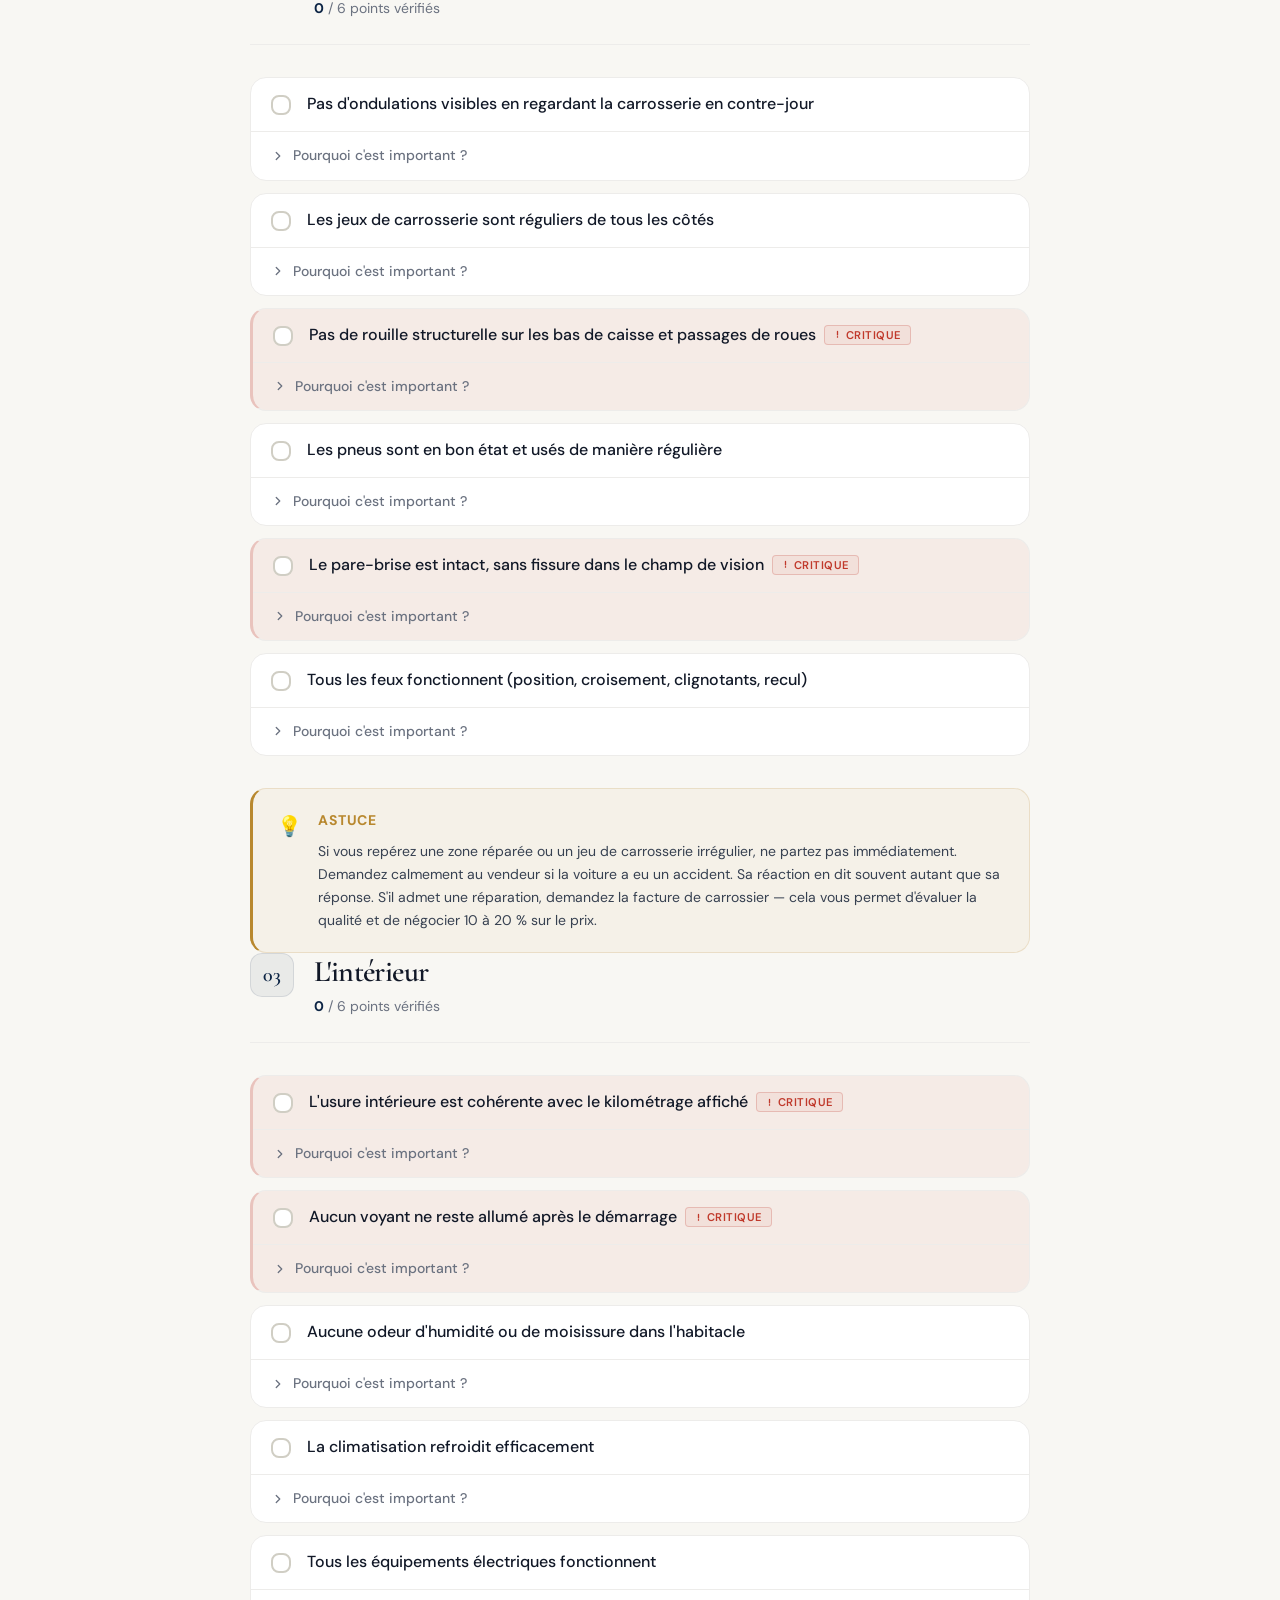
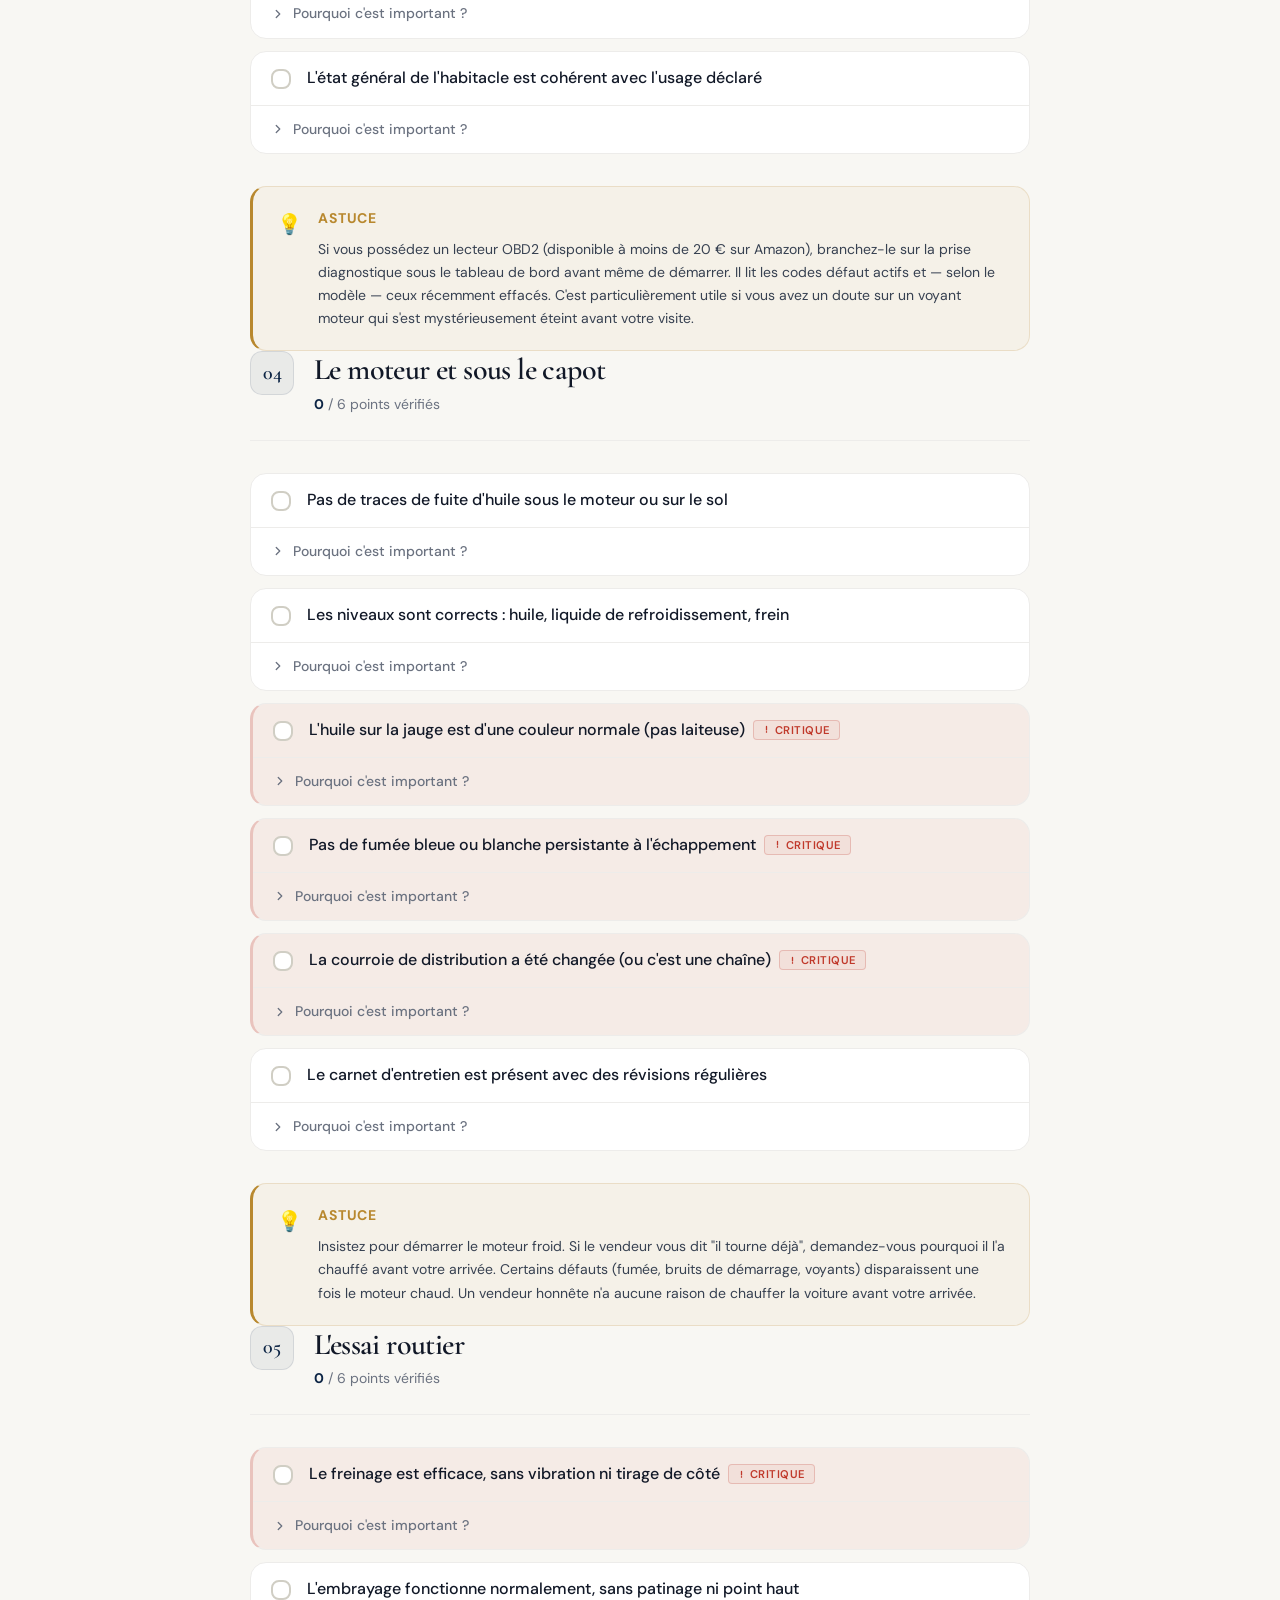
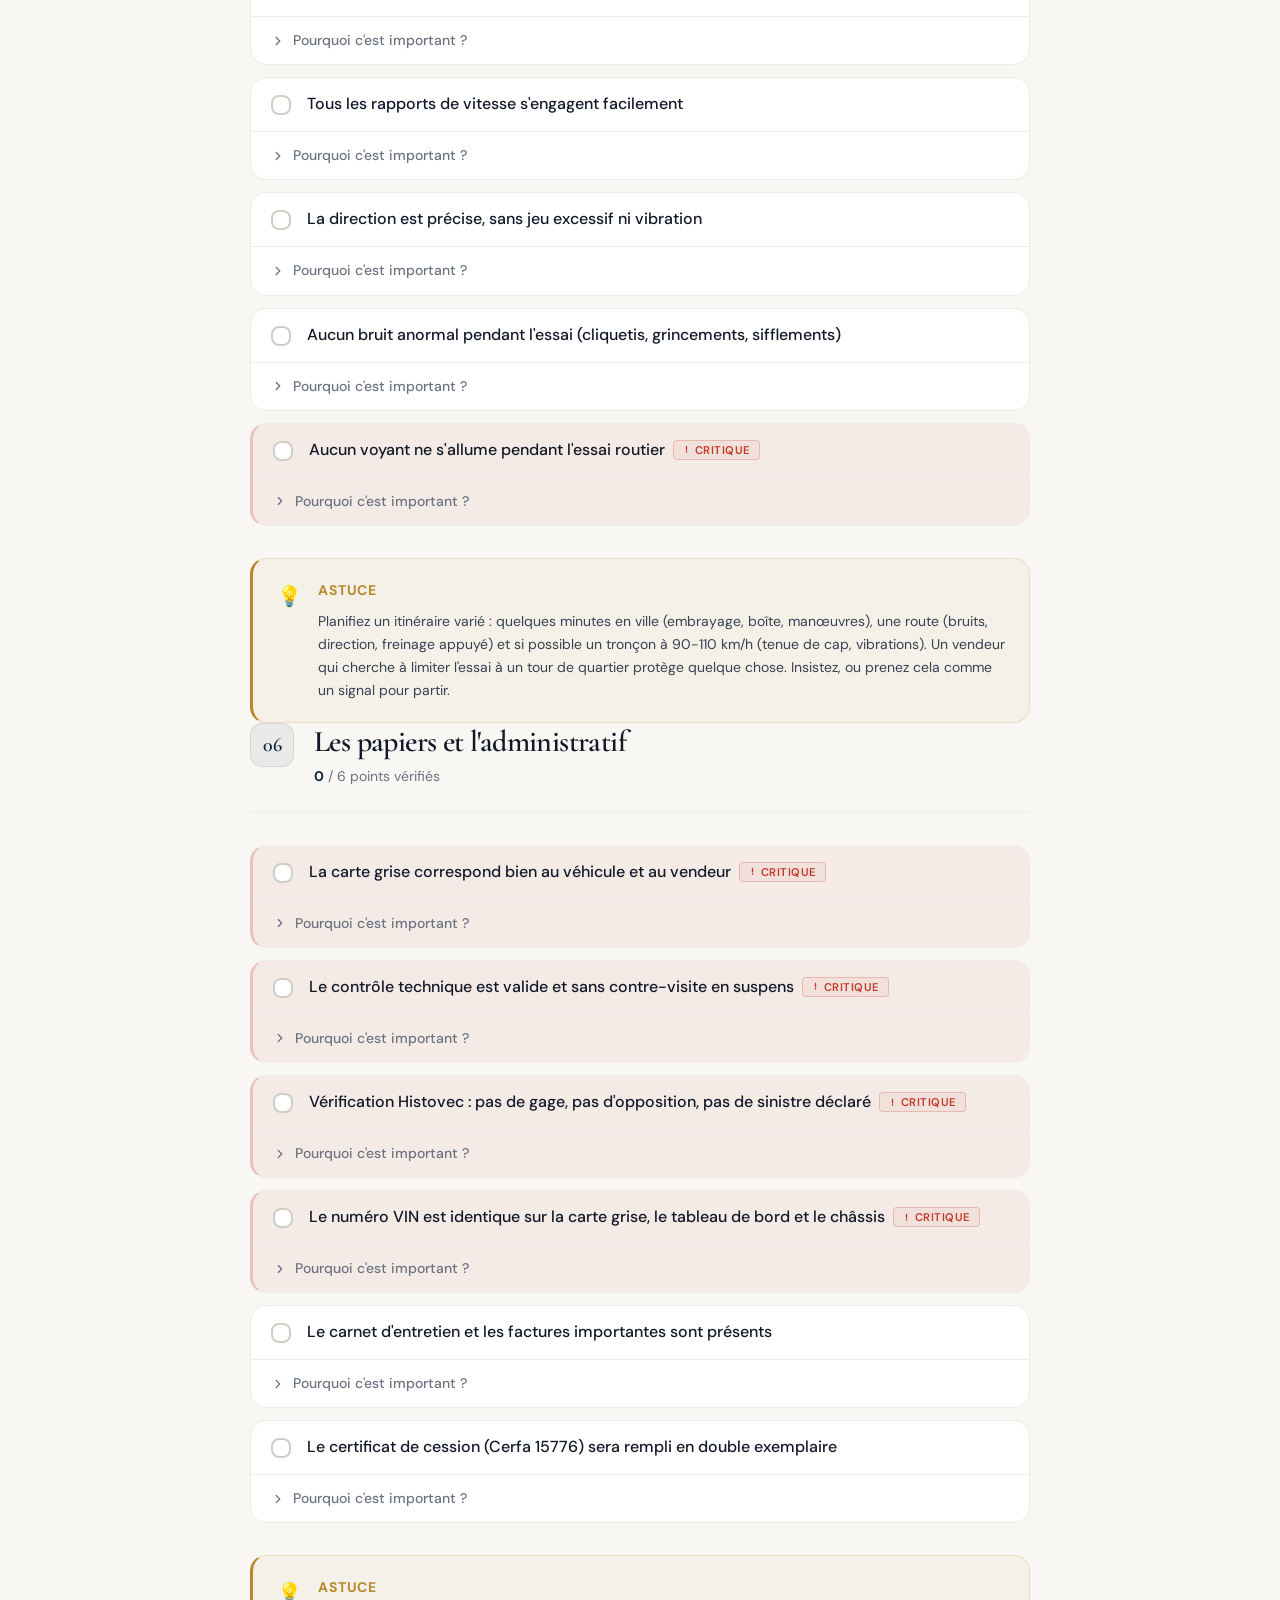
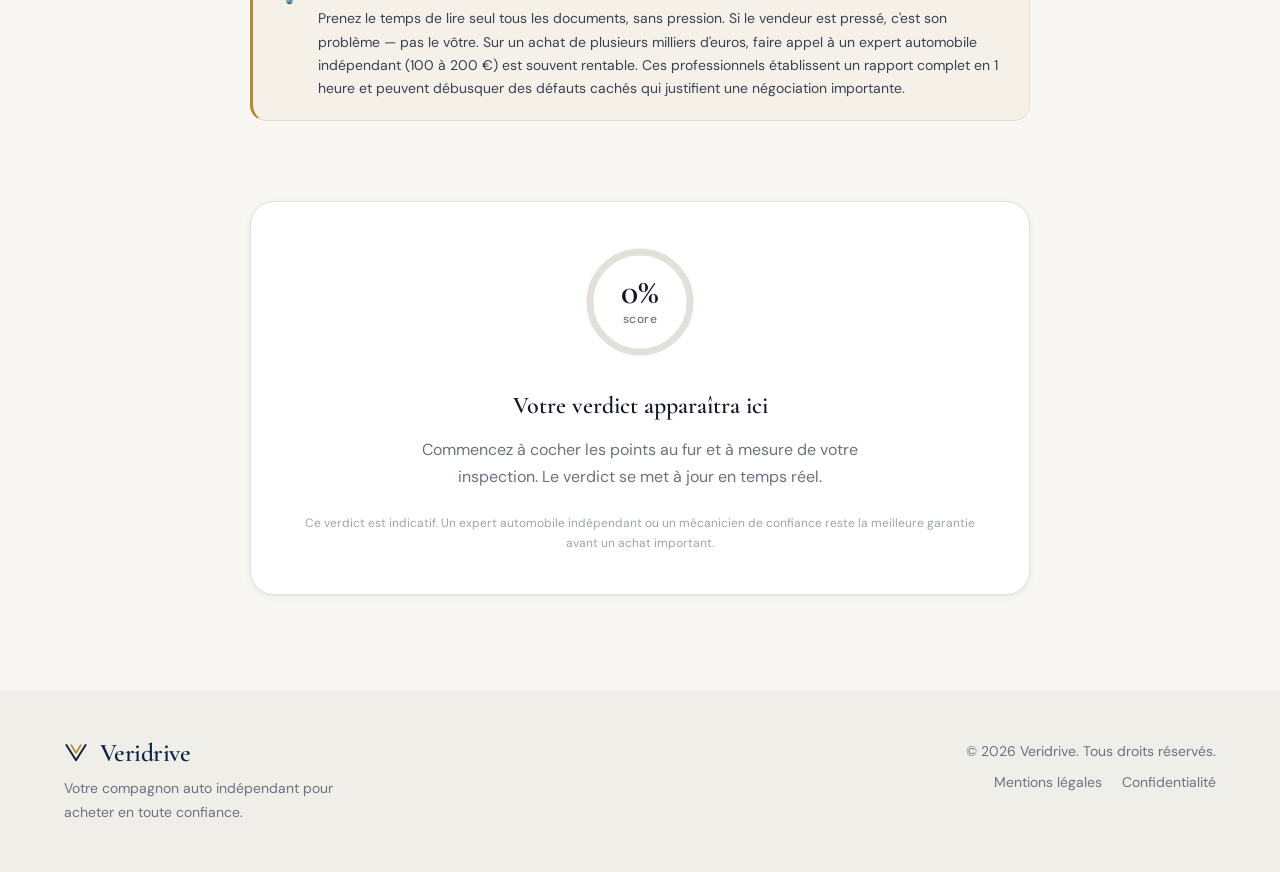
<file: checklist.html>
<!DOCTYPE html>
<html lang="fr">
<head>
    <meta charset="UTF-8">
    <meta name="viewport" content="width=device-width, initial-scale=1.0">
    <title>Checklist d'achat — Veridrive</title>
    <meta name="description" content="Checklist complète pour acheter une voiture d'occasion en toute confiance : 6 étapes, 36 points de contrôle, points critiques identifiés.">

    <!-- Polices Google Fonts -->
    <link rel="preconnect" href="https://fonts.googleapis.com">
    <link rel="preconnect" href="https://fonts.gstatic.com" crossorigin>
    <link href="https://fonts.googleapis.com/css2?family=Cormorant+Garamond:ital,wght@0,300;0,400;0,600;1,400;1,600&family=DM+Sans:opsz,wght@9..40,300;9..40,400;9..40,500;9..40,600&display=swap" rel="stylesheet">

    <!-- Design system global + styles de la page -->
    <link rel="stylesheet" href="css/style.css">
    <link rel="stylesheet" href="css/checklist.css">
</head>
<body>

    <!-- ===================================================
         HEADER — Identique à index.html
    ==================================================== -->
    <header class="header" id="header">
        <div class="container">
            <nav class="nav" aria-label="Navigation principale">

                <a href="index.html" class="logo" aria-label="Veridrive — Retour à l'accueil">
                    <div class="logo__mark" aria-hidden="true">
                        <svg width="30" height="30" viewBox="0 0 30 30" fill="none">
                            <path d="M3 5L15 24L27 5" stroke="var(--color-navy)" stroke-width="2.5" stroke-linecap="round" stroke-linejoin="round"/>
                            <path d="M9 5L15 15L21 5" stroke="var(--color-gold)" stroke-width="2" stroke-linecap="round" stroke-linejoin="round"/>
                        </svg>
                    </div>
                    <span class="logo__wordmark">Veridrive</span>
                </a>

                <!-- Liens de navigation -->
                <div class="nav__links">
                    <a href="checklist.html" class="nav__link">Checklist</a>
                    <a href="annonces.html" class="nav__link">Annonces</a>
                </div>

            </nav>
        </div>
    </header>


    <!-- ===================================================
         CONTENU PRINCIPAL
    ==================================================== -->
    <main>

        <!-- ===============================================
             HERO COMPACT — Présentation de la page
        ================================================ -->
        <div class="page-hero">
            <div class="container">

                <div class="page-hero__eyebrow">
                    <span class="badge">
                        <span class="badge__dot" aria-hidden="true"></span>
                        Guide d'inspection
                    </span>
                </div>

                <h1 class="page-hero__title">
                    Checklist d'achat<br>
                    <em style="font-style: italic; font-weight: 400; color: var(--color-navy-mid);">voiture d'occasion</em>
                </h1>

                <p class="page-hero__subtitle">
                    Suivez ce parcours en 6 étapes lors de votre inspection. Chaque point est expliqué simplement, les points critiques sont clairement identifiés.
                </p>

                <!-- Méta-infos -->
                <div class="page-hero__meta">
                    <div class="meta-stat">
                        <svg width="14" height="14" viewBox="0 0 16 16" fill="none" aria-hidden="true">
                            <rect x="2" y="2" width="12" height="12" rx="2" stroke="var(--color-gold)" stroke-width="1.5"/>
                            <path d="M5 8L7 10L11 6" stroke="var(--color-gold)" stroke-width="1.5" stroke-linecap="round" stroke-linejoin="round"/>
                        </svg>
                        <span><strong>36 points</strong> de contrôle</span>
                    </div>
                    <div class="meta-stat">
                        <svg width="14" height="14" viewBox="0 0 16 16" fill="none" aria-hidden="true">
                            <path d="M8 1.5C4.41 1.5 1.5 4.41 1.5 8S4.41 14.5 8 14.5 14.5 11.59 14.5 8 11.59 1.5 8 1.5Z" stroke="var(--text-muted)" stroke-width="1.25"/>
                            <path d="M8 5V8.5L10.5 10" stroke="var(--text-muted)" stroke-width="1.25" stroke-linecap="round"/>
                        </svg>
                        <span><strong>45 à 90 min</strong> d'inspection recommandée</span>
                    </div>
                    <div class="meta-stat">
                        <svg width="14" height="14" viewBox="0 0 16 16" fill="none" aria-hidden="true">
                            <path d="M8 14C11.3137 14 14 11.3137 14 8C14 4.68629 11.3137 2 8 2C4.68629 2 2 4.68629 2 8C2 11.3137 4.68629 14 8 14Z" stroke="var(--color-critical)" stroke-width="1.25"/>
                            <path d="M8 5.5V8.5M8 10.5V11" stroke="var(--color-critical)" stroke-width="1.5" stroke-linecap="round"/>
                        </svg>
                        <span><strong>14 points critiques</strong> identifiés</span>
                    </div>
                </div>

            </div>
        </div>


        <!-- ===============================================
             BARRE DE PROGRESSION — Sticky
        ================================================ -->
        <div class="progress-sticky" id="progress-sticky" role="region" aria-label="Progression de l'inspection">
            <div class="container">
                <div class="progress-inner">

                    <!-- Indicateurs par étape -->
                    <div class="progress-steps" role="list" aria-label="Avancement par étape">
                        <div class="progress-step-dot" id="dot-step-1" role="listitem" title="Étape 1 : Avant de se déplacer"></div>
                        <div class="progress-step-dot" id="dot-step-2" role="listitem" title="Étape 2 : L'extérieur"></div>
                        <div class="progress-step-dot" id="dot-step-3" role="listitem" title="Étape 3 : L'intérieur"></div>
                        <div class="progress-step-dot" id="dot-step-4" role="listitem" title="Étape 4 : Le moteur"></div>
                        <div class="progress-step-dot" id="dot-step-5" role="listitem" title="Étape 5 : L'essai routier"></div>
                        <div class="progress-step-dot" id="dot-step-6" role="listitem" title="Étape 6 : Les papiers"></div>
                    </div>

                    <!-- Barre de progression -->
                    <div class="progress-track" role="progressbar" aria-valuemin="0" aria-valuemax="100" aria-valuenow="0" aria-label="Progression globale">
                        <div class="progress-fill" id="progress-fill"></div>
                    </div>

                    <!-- Label -->
                    <div class="progress-label" id="progress-label" aria-live="polite">
                        <strong>0</strong> / 36 points vérifiés
                    </div>

                </div>
            </div>
        </div>


        <!-- ===============================================
             CORPS DE LA CHECKLIST — Rempli par JS
        ================================================ -->
        <div class="checklist-body">
            <div class="container">
                <div class="checklist-layout">

                    <!-- Les 6 sections d'étapes sont générées par checklist.js -->
                    <div id="checklist-container">
                        <!-- Contenu injecté par JavaScript -->
                        <noscript>
                            <p style="padding: 2rem; text-align: center; color: var(--text-muted);">
                                Cette page nécessite JavaScript pour afficher la checklist interactive.
                            </p>
                        </noscript>
                    </div>


                    <!-- =========================================
                         VERDICT FINAL — Mis à jour en temps réel
                    ========================================== -->
                    <section
                        class="verdict-section"
                        id="verdict"
                        data-level="neutral"
                        aria-live="polite"
                        aria-label="Verdict de l'inspection"
                    >

                        <!-- Jauge circulaire SVG -->
                        <div class="verdict-gauge-wrap">
                            <svg class="verdict-gauge-svg" viewBox="0 0 120 120" aria-hidden="true">
                                <circle class="gauge-track" cx="60" cy="60" r="50"/>
                                <circle class="gauge-fill" id="gauge-fill" cx="60" cy="60" r="50"/>
                            </svg>
                            <div class="verdict-score-text">
                                <span class="verdict-score-number" id="verdict-score-number">0%</span>
                                <span class="verdict-score-unit">score</span>
                            </div>
                        </div>

                        <!-- Titre et message -->
                        <h2 class="verdict-title" id="verdict-title">
                            Votre verdict apparaîtra ici
                        </h2>
                        <p class="verdict-message" id="verdict-message">
                            Commencez à cocher les points au fur et à mesure de votre inspection. Le verdict se met à jour en temps réel.
                        </p>

                        <!-- Points critiques non cochés (masqués par défaut) -->
                        <div class="verdict-critical-list" id="verdict-critical-list" style="display: none;" role="alert"></div>

                        <!-- Rappel légal -->
                        <p style="font-size: var(--text-xs); color: var(--text-light); margin-top: var(--space-4); line-height: var(--leading-relaxed);">
                            Ce verdict est indicatif. Un expert automobile indépendant ou un mécanicien de confiance reste la meilleure garantie avant un achat important.
                        </p>

                    </section>

                </div>
            </div>
        </div>

    </main>


    <!-- ===================================================
         FOOTER — Identique à index.html
    ==================================================== -->
    <footer class="footer" role="contentinfo">
        <div class="container">
            <div class="footer__layout">

                <div class="footer__brand">
                    <a href="index.html" class="logo" aria-label="Veridrive — Accueil">
                        <div class="logo__mark" aria-hidden="true">
                            <svg width="24" height="24" viewBox="0 0 30 30" fill="none">
                                <path d="M3 5L15 24L27 5" stroke="var(--color-navy)" stroke-width="2.5" stroke-linecap="round" stroke-linejoin="round"/>
                                <path d="M9 5L15 15L21 5" stroke="var(--color-gold)" stroke-width="2" stroke-linecap="round" stroke-linejoin="round"/>
                            </svg>
                        </div>
                        <span class="logo__wordmark">Veridrive</span>
                    </a>
                    <p class="footer__tagline">
                        Votre compagnon auto indépendant pour acheter en toute confiance.
                    </p>
                </div>

                <div class="footer__legal">
                    <p class="footer__copyright">© 2026 Veridrive. Tous droits réservés.</p>
                    <nav class="footer__links" aria-label="Liens légaux">
                        <a href="#">Mentions légales</a>
                        <a href="#">Confidentialité</a>
                    </nav>
                </div>

            </div>
        </div>
    </footer>

    <script src="js/checklist.js"></script>
</body>
</html>
</file>
<file: css/style.css>
/* ============================================================
   VERIDRIVE — SYSTÈME DE DESIGN
   Feuille de styles principale
   Design : épuré premium, ambiance confiance et sécurité
   ============================================================ */


/* ============================================================
   1. VARIABLES — Le cœur du système de design
      Toutes les décisions visuelles centralisées ici
   ============================================================ */

:root {

    /* ── Couleurs principales ───────────────────────────── */

    /* Bleu marine profond — confiance, sérieux, profondeur */
    --color-navy:        #0D2545;
    --color-navy-mid:    #1B3D6F;
    --color-navy-light:  #2E5490;
    --color-navy-pale:   rgba(13, 37, 69, 0.06);

    /* Or discret — touche premium, sans ostentation */
    --color-gold:        #B8882E;
    --color-gold-light:  #CFA04A;
    --color-gold-pale:   rgba(184, 136, 46, 0.08);

    /* Vert succès — validation, confiance confirmée */
    --color-success:     #2A7A4A;
    --color-success-pale: rgba(42, 122, 74, 0.08);

    /* Rouge critique — points rédhibitoires */
    --color-critical:        #C0392B;
    --color-critical-mid:    #E74C3C;
    --color-critical-pale:   rgba(192, 57, 43, 0.06);
    --color-critical-border: rgba(192, 57, 43, 0.22);

    /* ── Couleurs de fond ───────────────────────────────── */

    /* Blanc cassé chaud — doux, non clinique, rassurant */
    --bg-base:           #F8F7F3;
    --bg-subtle:         #F0EEE8;
    --bg-card:           #FFFFFF;

    /* ── Texte ──────────────────────────────────────────── */

    --text-dark:         #111827;   /* Quasi-noir — titres */
    --text-body:         #374151;   /* Gris foncé — corps de texte */
    --text-muted:        #6B7280;   /* Gris moyen — textes secondaires */
    --text-light:        #9CA3AF;   /* Gris clair — textes tertiaires */
    --white:             #FFFFFF;

    /* ── Bordures ───────────────────────────────────────── */

    --border-subtle:     #EDECEA;
    --border-light:      #E2E0D8;
    --border:            #D0CEC4;

    /* ── Typographie ────────────────────────────────────── */

    /* Serif élégant pour les titres — editorial, premium */
    --font-display:      'Cormorant Garamond', Georgia, 'Times New Roman', serif;

    /* Sans-serif moderne pour le corps — lisibilité maximale */
    --font-body:         'DM Sans', system-ui, -apple-system, sans-serif;

    /* ── Échelle de tailles de texte (rem) ──────────────── */

    --text-xs:           0.75rem;    /* 12px */
    --text-sm:           0.875rem;   /* 14px */
    --text-base:         1rem;       /* 16px */
    --text-lg:           1.125rem;   /* 18px */
    --text-xl:           1.25rem;    /* 20px */
    --text-2xl:          1.5rem;     /* 24px */
    --text-3xl:          1.875rem;   /* 30px */
    --text-4xl:          2.25rem;    /* 36px */
    --text-5xl:          3rem;       /* 48px */
    --text-6xl:          3.75rem;    /* 60px */
    --text-7xl:          4.5rem;     /* 72px */

    /* ── Hauteurs de ligne ──────────────────────────────── */

    --leading-tight:     1.1;
    --leading-snug:      1.25;
    --leading-normal:    1.5;
    --leading-relaxed:   1.65;

    /* ── Espacements (échelle 4px) ──────────────────────── */

    --space-1:           0.25rem;    /* 4px */
    --space-2:           0.5rem;     /* 8px */
    --space-3:           0.75rem;    /* 12px */
    --space-4:           1rem;       /* 16px */
    --space-5:           1.25rem;    /* 20px */
    --space-6:           1.5rem;     /* 24px */
    --space-8:           2rem;       /* 32px */
    --space-10:          2.5rem;     /* 40px */
    --space-12:          3rem;       /* 48px */
    --space-16:          4rem;       /* 64px */
    --space-20:          5rem;       /* 80px */
    --space-24:          6rem;       /* 96px */
    --space-32:          8rem;       /* 128px */

    /* ── Rayons de bordure ──────────────────────────────── */

    --radius-sm:         0.25rem;    /* 4px  — éléments très petits */
    --radius:            0.5rem;     /* 8px  — éléments standard */
    --radius-md:         0.75rem;    /* 12px — boutons, tags */
    --radius-lg:         1rem;       /* 16px — cartes petites */
    --radius-xl:         1.5rem;     /* 24px — cartes grandes */
    --radius-2xl:        2rem;       /* 32px — sections */
    --radius-full:       9999px;     /* Pilule */

    /* ── Ombres ─────────────────────────────────────────── */

    --shadow-xs:         0 1px 2px  rgba(13, 37, 69, 0.05);
    --shadow-sm:         0 2px 6px  rgba(13, 37, 69, 0.07);
    --shadow:            0 4px 14px rgba(13, 37, 69, 0.09);
    --shadow-md:         0 8px 24px rgba(13, 37, 69, 0.11);
    --shadow-lg:         0 16px 40px rgba(13, 37, 69, 0.13);
    --shadow-xl:         0 24px 56px rgba(13, 37, 69, 0.16);
    --shadow-gold:       0 4px 20px rgba(184, 136, 46, 0.3);

    /* ── Transitions ────────────────────────────────────── */

    --ease-out:          cubic-bezier(0.4, 0, 0.2, 1);
    --ease-spring:       cubic-bezier(0.34, 1.56, 0.64, 1);

    --transition-fast:   150ms var(--ease-out);
    --transition:        250ms var(--ease-out);
    --transition-slow:   400ms var(--ease-out);

    /* ── Z-index ────────────────────────────────────────── */

    --z-below:           -1;
    --z-base:            0;
    --z-above:           10;
    --z-header:          100;

    /* ── Layout ─────────────────────────────────────────── */

    --container-max:     1200px;
    --container-pad:     var(--space-6);
    --header-height:     72px;
}


/* ============================================================
   2. RESET & BASE
   ============================================================ */

*, *::before, *::after {
    box-sizing: border-box;
    margin: 0;
    padding: 0;
}

html {
    font-size: 16px;
    scroll-behavior: smooth;
    -webkit-text-size-adjust: 100%;
}

body {
    font-family: var(--font-body);
    font-size: var(--text-base);
    line-height: var(--leading-relaxed);
    color: var(--text-body);
    background-color: var(--bg-base);
    -webkit-font-smoothing: antialiased;
    -moz-osx-font-smoothing: grayscale;
    overflow-x: hidden;
}

img, svg {
    display: block;
    max-width: 100%;
}

a {
    color: inherit;
    text-decoration: none;
}

button {
    cursor: pointer;
    border: none;
    background: none;
    font-family: inherit;
}

ul, ol {
    list-style: none;
}

/* Accessibilité : focus visible sur éléments interactifs */
:focus-visible {
    outline: 2px solid var(--color-gold);
    outline-offset: 3px;
    border-radius: var(--radius-sm);
}


/* ============================================================
   3. LAYOUT — Conteneurs
   ============================================================ */

.container {
    width: 100%;
    max-width: var(--container-max);
    margin-left: auto;
    margin-right: auto;
    padding-left: var(--container-pad);
    padding-right: var(--container-pad);
}


/* ============================================================
   4. COMPOSANTS — Boutons
   ============================================================ */

.btn {
    display: inline-flex;
    align-items: center;
    justify-content: center;
    gap: var(--space-2);
    padding: var(--space-4) var(--space-8);
    font-family: var(--font-body);
    font-size: var(--text-base);
    font-weight: 500;
    line-height: 1;
    letter-spacing: 0.01em;
    border-radius: var(--radius-full);
    border: 1.5px solid transparent;
    cursor: pointer;
    text-decoration: none;
    white-space: nowrap;
    transition: background-color var(--transition),
                border-color var(--transition),
                color var(--transition),
                transform var(--transition),
                box-shadow var(--transition);
}

/* Bouton principal — marine plein */
.btn--primary {
    background-color: var(--color-navy);
    color: var(--white);
    border-color: var(--color-navy);
}

.btn--primary:hover {
    background-color: var(--color-navy-mid);
    border-color: var(--color-navy-mid);
    transform: translateY(-2px);
    box-shadow: var(--shadow-md);
}

.btn--primary:active {
    transform: translateY(0);
    box-shadow: var(--shadow-sm);
}

/* Bouton secondaire — contour marine */
.btn--secondary {
    background-color: transparent;
    color: var(--color-navy);
    border-color: var(--color-navy);
}

.btn--secondary:hover {
    background-color: var(--color-navy);
    color: var(--white);
    transform: translateY(-2px);
}

/* Bouton fantôme — contour léger discret */
.btn--ghost {
    background-color: transparent;
    color: var(--text-body);
    border-color: var(--border);
}

.btn--ghost:hover {
    border-color: var(--color-navy);
    color: var(--color-navy);
    transform: translateY(-2px);
}

/* Bouton or — accent premium */
.btn--gold {
    background-color: var(--color-gold);
    color: var(--white);
    border-color: var(--color-gold);
}

.btn--gold:hover {
    background-color: var(--color-gold-light);
    border-color: var(--color-gold-light);
    box-shadow: var(--shadow-gold);
    transform: translateY(-2px);
}

/* Modificateurs de taille */
.btn--sm {
    padding: var(--space-2) var(--space-5);
    font-size: var(--text-sm);
}

.btn--lg {
    padding: var(--space-5) var(--space-10);
    font-size: var(--text-lg);
}


/* ============================================================
   5. COMPOSANTS — Cartes
   ============================================================ */

.card {
    background-color: var(--bg-card);
    border: 1px solid var(--border-light);
    border-radius: var(--radius-xl);
    padding: var(--space-8);
    box-shadow: var(--shadow-sm);
    transition: box-shadow var(--transition), transform var(--transition);
}

.card:hover {
    box-shadow: var(--shadow-md);
    transform: translateY(-3px);
}

/* Variante plate — sans ombre */
.card--flat {
    box-shadow: none;
}

/* Variante avec bordure marquée */
.card--bordered {
    border-color: var(--border);
}

/* Variante marine — fond sombre */
.card--dark {
    background-color: var(--color-navy);
    border-color: rgba(255, 255, 255, 0.08);
    color: var(--white);
}


/* ============================================================
   6. COMPOSANTS — Badge
   ============================================================ */

.badge {
    display: inline-flex;
    align-items: center;
    gap: var(--space-2);
    padding: var(--space-2) var(--space-4);
    background-color: var(--color-navy-pale);
    border: 1px solid rgba(13, 37, 69, 0.1);
    border-radius: var(--radius-full);
    font-family: var(--font-body);
    font-size: var(--text-sm);
    font-weight: 500;
    color: var(--color-navy);
    letter-spacing: 0.01em;
}

/* Pastille animée — indique "actif" ou "live" */
.badge__dot {
    width: 6px;
    height: 6px;
    border-radius: var(--radius-full);
    background-color: var(--color-gold);
    flex-shrink: 0;
    animation: pulse-dot 2.5s ease-in-out infinite;
}

@keyframes pulse-dot {
    0%, 100% { opacity: 1;   transform: scale(1); }
    50%       { opacity: 0.5; transform: scale(0.8); }
}

/* Variante or */
.badge--gold {
    background-color: var(--color-gold-pale);
    border-color: rgba(184, 136, 46, 0.2);
    color: var(--color-gold);
}

/* Variante succès */
.badge--success {
    background-color: var(--color-success-pale);
    border-color: rgba(42, 122, 74, 0.2);
    color: var(--color-success);
}

/* Badge critique — points rédhibitoires et signaux graves */
.badge-critical {
    display: inline-flex;
    align-items: center;
    gap: var(--space-1);
    padding: 2px var(--space-2);
    background-color: var(--color-critical-pale);
    border: 1px solid var(--color-critical-border);
    border-radius: var(--radius-sm);
    font-size: 0.7rem;
    font-weight: 600;
    color: var(--color-critical);
    letter-spacing: 0.04em;
    text-transform: uppercase;
    white-space: nowrap;
    flex-shrink: 0;
    text-decoration: none;
}


/* ============================================================
   7. HEADER
   ============================================================ */

.header {
    position: sticky;
    top: 0;
    left: 0;
    right: 0;
    z-index: var(--z-header);
    height: var(--header-height);

    /* Glassmorphism subtil */
    background-color: rgba(248, 247, 243, 0.82);
    backdrop-filter: blur(16px);
    -webkit-backdrop-filter: blur(16px);

    border-bottom: 1px solid transparent;
    transition: border-color var(--transition), box-shadow var(--transition);
}

/* Etat au scroll — ajouté dynamiquement par JS */
.header.is-scrolled {
    border-bottom-color: var(--border-subtle);
    box-shadow: var(--shadow-xs);
}

.nav {
    display: flex;
    align-items: center;
    justify-content: space-between;
    height: var(--header-height);
}

/* Logo */
.logo {
    display: inline-flex;
    align-items: center;
    gap: var(--space-3);
    text-decoration: none;
    transition: opacity var(--transition-fast);
}

.logo:hover {
    opacity: 0.8;
}

.logo__mark {
    display: flex;
    align-items: center;
    justify-content: center;
    flex-shrink: 0;
}

.logo__wordmark {
    font-family: var(--font-display);
    font-size: 1.6rem;
    font-weight: 600;
    color: var(--color-navy);
    letter-spacing: -0.02em;
    line-height: 1;
}

/* Liens de navigation */
.nav__links {
    display: flex;
    align-items: center;
    gap: var(--space-1);
}

.nav__link {
    display: inline-flex;
    align-items: center;
    padding: var(--space-2) var(--space-4);
    font-size: var(--text-sm);
    font-weight: 500;
    color: var(--text-muted);
    border-radius: var(--radius-md);
    transition: color var(--transition-fast), background-color var(--transition-fast);
    text-decoration: none;
}

.nav__link:hover {
    color: var(--color-navy);
    background-color: var(--color-navy-pale);
}

/* Lien actif — page courante */
.nav__link.is-active {
    color: var(--color-navy);
    background-color: var(--color-navy-pale);
    font-weight: 500;
}

/* Pilule "Bientôt disponible" */
.nav__pill {
    display: inline-flex;
    align-items: center;
    gap: var(--space-2);
    padding: var(--space-1) var(--space-3);
    background-color: rgba(184, 136, 46, 0.08);
    border: 1px solid rgba(184, 136, 46, 0.2);
    border-radius: var(--radius-full);
    font-size: var(--text-xs);
    font-weight: 500;
    color: var(--color-gold);
    letter-spacing: 0.03em;
}

.nav__pill-dot {
    width: 5px;
    height: 5px;
    border-radius: var(--radius-full);
    background-color: currentColor;
    animation: pulse-dot 2.5s ease-in-out infinite;
    flex-shrink: 0;
}


/* ============================================================
   8. SECTION HERO
   ============================================================ */

.hero {
    position: relative;
    min-height: calc(100vh - var(--header-height));
    display: flex;
    align-items: center;
    padding-top: var(--space-20);
    padding-bottom: var(--space-24);
    overflow: hidden;
}

/* Mise en page : colonne unique sur mobile, deux colonnes sur desktop */
.hero__layout {
    display: grid;
    grid-template-columns: 1fr;
    align-items: center;
    gap: var(--space-16);
    width: 100%;
}

/* ── Bloc textuel ── */

.hero__content {
    display: flex;
    flex-direction: column;
    gap: var(--space-8);
    max-width: 600px;
}

.hero__eyebrow {
    display: flex;
}

/* Titre principal — Cormorant Garamond, grande taille fluide */
.hero__title {
    font-family: var(--font-display);
    font-size: clamp(var(--text-4xl), 5.5vw, var(--text-7xl));
    font-weight: 600;
    line-height: var(--leading-tight);
    color: var(--text-dark);
    letter-spacing: -0.025em;
}

/* Accent "en toute confiance" — italique, marine, souligné or */
.hero__title-accent {
    display: block;
    font-style: italic;
    font-weight: 400;
    color: var(--color-navy-mid);
    position: relative;
    padding-bottom: 6px;
}

/* Soulignement dégradé or → transparent */
.hero__title-accent::after {
    content: '';
    position: absolute;
    bottom: 0;
    left: 0;
    width: 70%;
    height: 2px;
    background: linear-gradient(90deg, var(--color-gold) 0%, transparent 100%);
    border-radius: 1px;
}

/* Sous-titre — taille fluide, bonne lisibilité */
.hero__subtitle {
    font-size: clamp(var(--text-base), 1.5vw, var(--text-xl));
    line-height: var(--leading-relaxed);
    color: var(--text-body);
    max-width: 500px;
}

/* Groupe de boutons CTA */
.hero__actions {
    display: flex;
    flex-wrap: wrap;
    align-items: center;
    gap: var(--space-4);
}

/* Indicateurs de confiance — sous les CTA */
.hero__trust {
    display: flex;
    flex-wrap: wrap;
    gap: var(--space-2) var(--space-6);
    padding-top: var(--space-6);
    border-top: 1px solid var(--border-subtle);
}

.trust-item {
    display: inline-flex;
    align-items: center;
    gap: var(--space-2);
    font-size: var(--text-sm);
    color: var(--text-muted);
    font-weight: 400;
}

.trust-item__icon {
    flex-shrink: 0;
}

/* ── Bloc visuel (emblème) ── */

.hero__visual {
    position: relative;
    display: flex;
    align-items: center;
    justify-content: center;
    aspect-ratio: 1;
    max-width: 400px;
    margin: 0 auto;
    /* Masqué sur mobile — affiché sur desktop via media query */
    display: none;
}

/* Respiration lente de l'emblème */
.hero__emblem {
    width: 100%;
    max-width: 380px;
    animation: emblem-breathe 7s ease-in-out infinite;
}

@keyframes emblem-breathe {
    0%, 100% { transform: scale(1) rotate(0deg); }
    50%       { transform: scale(1.015) rotate(0.4deg); }
}

/* Cartes flottantes superposées à l'emblème */
.float-card {
    position: absolute;
    z-index: var(--z-above);
    display: flex;
    align-items: center;
    gap: var(--space-3);
    padding: var(--space-3) var(--space-4);
    background-color: var(--bg-card);
    border: 1px solid var(--border-subtle);
    border-radius: var(--radius-lg);
    box-shadow: var(--shadow-lg);
    white-space: nowrap;
}

.float-card--top {
    top: 5%;
    left: -5%;
    animation: float-up 4.5s ease-in-out infinite;
}

.float-card--bottom {
    bottom: 5%;
    right: -5%;
    animation: float-down 4.5s ease-in-out infinite 0.6s;
}

@keyframes float-up {
    0%, 100% { transform: translateY(0px); }
    50%       { transform: translateY(-10px); }
}

@keyframes float-down {
    0%, 100% { transform: translateY(0px); }
    50%       { transform: translateY(10px); }
}

.float-card__icon {
    width: 34px;
    height: 34px;
    display: flex;
    align-items: center;
    justify-content: center;
    background-color: var(--color-gold-pale);
    border-radius: var(--radius);
    flex-shrink: 0;
}

.float-card__icon--success {
    background-color: var(--color-success-pale);
}

.float-card__label {
    font-size: var(--text-xs);
    font-weight: 600;
    color: var(--text-dark);
    letter-spacing: 0.01em;
}

.float-card__value {
    font-size: var(--text-xs);
    color: var(--text-muted);
    margin-top: 1px;
}

/* Halo de fond dégradé radial */
.hero__bg-halo {
    position: absolute;
    top: -30%;
    right: -15%;
    width: 700px;
    height: 700px;
    background: radial-gradient(
        ellipse at center,
        rgba(184, 136, 46, 0.05) 0%,
        rgba(13, 37, 69, 0.03) 45%,
        transparent 70%
    );
    border-radius: var(--radius-full);
    pointer-events: none;
    z-index: var(--z-below);
}


/* ============================================================
   9. FOOTER
   ============================================================ */

.footer {
    background-color: var(--bg-subtle);
    border-top: 1px solid var(--border-subtle);
    padding: var(--space-12) 0;
}

.footer__layout {
    display: flex;
    flex-direction: column;
    gap: var(--space-8);
    align-items: flex-start;
}

.footer__brand {
    display: flex;
    flex-direction: column;
    gap: var(--space-3);
}

.footer__tagline {
    font-size: var(--text-sm);
    color: var(--text-muted);
    max-width: 280px;
    line-height: var(--leading-relaxed);
}

.footer__legal {
    display: flex;
    flex-direction: column;
    gap: var(--space-2);
}

.footer__copyright {
    font-size: var(--text-sm);
    color: var(--text-muted);
}

.footer__links {
    display: flex;
    gap: var(--space-5);
}

.footer__links a {
    font-size: var(--text-sm);
    color: var(--text-muted);
    transition: color var(--transition-fast);
}

.footer__links a:hover {
    color: var(--color-navy);
}


/* ============================================================
   10. ANIMATIONS D'ENTRÉE AU SCROLL
   ============================================================ */

/* État initial : invisible + légèrement décalé vers le bas */
[data-animate] {
    opacity: 0;
    transform: translateY(22px);
    transition: opacity  0.65s var(--ease-out),
                transform 0.65s var(--ease-out);
}

/* État visible : déclenché par JS via IntersectionObserver */
[data-animate].is-visible {
    opacity: 1;
    transform: translateY(0);
}


/* ============================================================
   11. RESPONSIVE — Tablette (≥ 640px)
   ============================================================ */

@media (min-width: 640px) {

    .footer__layout {
        flex-direction: row;
        justify-content: space-between;
        align-items: flex-start;
    }

    .footer__legal {
        align-items: flex-end;
        text-align: right;
    }
}


/* ============================================================
   12. RESPONSIVE — Desktop (≥ 900px)
   ============================================================ */

@media (min-width: 900px) {

    /* Hero : deux colonnes */
    .hero__layout {
        grid-template-columns: 1fr 400px;
        gap: var(--space-10);
    }

    /* Afficher le bloc visuel sur desktop */
    .hero__visual {
        display: flex;
    }
}


/* ============================================================
   13. RESPONSIVE — Mobile (≤ 480px)
   ============================================================ */

@media (max-width: 480px) {

    :root {
        --container-pad: var(--space-5);
    }

    /* Boutons en pleine largeur sur petit écran */
    .hero__actions {
        flex-direction: column;
        align-items: stretch;
    }

    .hero__actions .btn {
        width: 100%;
    }

    /* Indicateurs de confiance en colonne */
    .hero__trust {
        flex-direction: column;
        gap: var(--space-3);
    }

    /* Réduire le padding du hero */
    .hero {
        padding-top: var(--space-12);
        padding-bottom: var(--space-16);
        min-height: auto;
    }
}
</file>
<file: css/annonces.css>
/* ============================================================
   VERIDRIVE — MODULE ANNONCES
   Styles spécifiques à annonces.html
   Complète css/style.css sans le remplacer.
   Toutes les valeurs sont des variables de style.css.
   ============================================================ */


/* ============================================================
   1. HERO COMPACT — Repris du même modèle que checklist.css
   ============================================================ */

.page-hero {
    padding: var(--space-16) 0 var(--space-12);
    border-bottom: 1px solid var(--border-subtle);
}

.page-hero__eyebrow {
    display: flex;
    margin-bottom: var(--space-5);
}

.page-hero__title {
    font-family: var(--font-display);
    font-size: clamp(var(--text-3xl), 4vw, var(--text-6xl));
    font-weight: 600;
    line-height: var(--leading-tight);
    color: var(--text-dark);
    letter-spacing: -0.025em;
    margin-bottom: var(--space-5);
}

.page-hero__subtitle {
    font-size: clamp(var(--text-base), 1.5vw, var(--text-lg));
    color: var(--text-muted);
    max-width: 600px;
    line-height: var(--leading-relaxed);
    margin-bottom: var(--space-6);
}

.page-hero__meta {
    display: flex;
    flex-wrap: wrap;
    gap: var(--space-6);
}

.meta-stat {
    display: flex;
    align-items: center;
    gap: var(--space-2);
    font-size: var(--text-sm);
    color: var(--text-muted);
}

.meta-stat strong {
    color: var(--text-dark);
    font-weight: 600;
}


/* ============================================================
   2. SECTIONS — Structure commune aux trois parties
   ============================================================ */

.section-part {
    padding: var(--space-20) 0;
}

/* Fond alterné pour la partie 2 */
.section-part--alt {
    background-color: var(--bg-subtle);
    border-top: 1px solid var(--border-subtle);
    border-bottom: 1px solid var(--border-subtle);
}

/* En-tête de section */
.section-heading {
    max-width: 680px;
    margin-bottom: var(--space-12);
}

.section-heading__eyebrow {
    font-size: var(--text-sm);
    font-weight: 700;
    color: var(--color-gold);
    text-transform: uppercase;
    letter-spacing: 0.08em;
    margin-bottom: var(--space-4);
}

.section-heading__title {
    font-family: var(--font-display);
    font-size: clamp(var(--text-3xl), 3.5vw, var(--text-5xl));
    font-weight: 600;
    color: var(--text-dark);
    letter-spacing: -0.02em;
    line-height: var(--leading-snug);
    margin-bottom: var(--space-4);
}

.section-heading__intro {
    font-size: var(--text-lg);
    color: var(--text-muted);
    line-height: var(--leading-relaxed);
}


/* ============================================================
   3. PARTIE 1 — CARTES SIGNAUX D'ALERTE
   ============================================================ */

.signals-grid {
    display: grid;
    grid-template-columns: 1fr;
    gap: var(--space-3);
}

/* Carte signal — base */
.signal-card {
    border: 1px solid var(--border-light);
    border-radius: var(--radius-xl);
    background-color: var(--bg-card);
    overflow: hidden;
    transition: box-shadow var(--transition), border-color var(--transition);
}

.signal-card:hover {
    box-shadow: var(--shadow-sm);
    border-color: var(--border);
}

/* Variante GRAVE — bordure gauche rouge, fond teinté */
.signal-card--grave {
    border-left: 3px solid var(--color-critical-border);
    background-color: var(--color-critical-pale);
}

.signal-card--grave:hover {
    border-left-color: var(--color-critical);
    box-shadow: var(--shadow-sm);
}

/* En-tête toujours visible */
.signal-card__header {
    display: flex;
    align-items: flex-start;
    gap: var(--space-4);
    padding: var(--space-5);
}

/* Icône carrée */
.signal-card__icon {
    width: 36px;
    height: 36px;
    border-radius: var(--radius-md);
    background-color: var(--color-navy-pale);
    border: 1px solid rgba(13, 37, 69, 0.08);
    display: flex;
    align-items: center;
    justify-content: center;
    flex-shrink: 0;
    font-size: 1rem;
    line-height: 1;
}

.signal-card--grave .signal-card__icon {
    background-color: rgba(192, 57, 43, 0.1);
    border-color: var(--color-critical-border);
}

.signal-card__meta {
    flex: 1;
    min-width: 0;
}

.signal-card__title-row {
    display: flex;
    align-items: flex-start;
    flex-wrap: wrap;
    gap: var(--space-2);
}

.signal-card__title {
    font-size: var(--text-base);
    font-weight: 600;
    color: var(--text-dark);
    line-height: var(--leading-snug);
}

/* Zone dépliable — même style que checklist.html */
.signal-card__detail {
    border-top: 1px solid var(--border-subtle);
}

.signal-card__detail summary {
    display: flex;
    align-items: center;
    gap: var(--space-2);
    padding: var(--space-3) var(--space-5);
    font-size: var(--text-sm);
    font-weight: 500;
    color: var(--text-muted);
    cursor: pointer;
    list-style: none;
    transition: color var(--transition-fast), background-color var(--transition-fast);
}

.signal-card__detail summary::-webkit-details-marker { display: none; }
.signal-card__detail summary::marker              { display: none; }

.signal-card__detail summary:hover {
    color: var(--color-navy);
    background-color: var(--color-navy-pale);
}

.detail-arrow {
    flex-shrink: 0;
    transition: transform var(--transition);
}

.signal-card__detail[open] .detail-arrow {
    transform: rotate(90deg);
}

/* Corps développé */
.signal-detail-body {
    padding: var(--space-2) var(--space-5) var(--space-5);
    border-top: 1px solid var(--border-subtle);
    display: flex;
    flex-direction: column;
    gap: var(--space-5);
}

.signal-detail-label {
    font-size: var(--text-xs);
    font-weight: 700;
    color: var(--text-light);
    text-transform: uppercase;
    letter-spacing: 0.07em;
    margin-bottom: var(--space-2);
}

.signal-detail-text {
    font-size: var(--text-sm);
    color: var(--text-body);
    line-height: var(--leading-relaxed);
}

/* Section "Quoi faire" — fond bleu très pâle, bordure gauche */
.signal-detail-section--action .signal-detail-text {
    padding: var(--space-3) var(--space-4);
    background-color: rgba(13, 37, 69, 0.03);
    border-left: 2px solid var(--color-navy-light);
    border-radius: 0 var(--radius) var(--radius) 0;
}

.signal-card--grave .signal-detail-section--action .signal-detail-text {
    background-color: rgba(192, 57, 43, 0.04);
    border-left-color: var(--color-critical);
}


/* ============================================================
   4. PARTIE 2 — CARTES ARNAQUES (3 panneaux)
   ============================================================ */

.scams-list {
    display: flex;
    flex-direction: column;
    gap: var(--space-6);
}

.scam-card {
    border: 1px solid var(--border-light);
    border-radius: var(--radius-xl);
    background-color: var(--bg-card);
    overflow: hidden;
    box-shadow: var(--shadow-xs);
}

/* En-tête — fond marine */
.scam-card__header {
    display: flex;
    align-items: center;
    gap: var(--space-4);
    padding: var(--space-5) var(--space-6);
    background-color: var(--color-navy);
}

/* Numéro en grand serif discret */
.scam-number {
    font-family: var(--font-display);
    font-size: var(--text-2xl);
    font-weight: 300;
    color: rgba(255, 255, 255, 0.28);
    line-height: 1;
    flex-shrink: 0;
    min-width: 28px;
}

.scam-title {
    font-family: var(--font-display);
    font-size: var(--text-xl);
    font-weight: 600;
    color: var(--white);
    letter-spacing: -0.01em;
    flex: 1;
    line-height: var(--leading-snug);
}

.scam-tag {
    display: inline-flex;
    padding: var(--space-1) var(--space-3);
    background-color: rgba(255, 255, 255, 0.1);
    border: 1px solid rgba(255, 255, 255, 0.16);
    border-radius: var(--radius-full);
    font-size: var(--text-xs);
    font-weight: 500;
    color: rgba(255, 255, 255, 0.65);
    letter-spacing: 0.03em;
    white-space: nowrap;
    flex-shrink: 0;
}

/* Corps — 3 panneaux côte à côte sur desktop */
.scam-card__body {
    display: grid;
    grid-template-columns: 1fr;
}

.scam-panel {
    padding: var(--space-5) var(--space-6);
    border-bottom: 1px solid var(--border-subtle);
}

.scam-panel:last-child {
    border-bottom: none;
}

/* Label de panneau */
.scam-panel__label {
    display: flex;
    align-items: center;
    gap: var(--space-2);
    font-size: var(--text-xs);
    font-weight: 700;
    text-transform: uppercase;
    letter-spacing: 0.07em;
    margin-bottom: var(--space-3);
}

.scam-panel--how    .scam-panel__label { color: var(--text-muted); }
.scam-panel--signal .scam-panel__label { color: var(--color-gold); }
.scam-panel--defense .scam-panel__label { color: var(--color-success); }

.scam-panel--signal  { background-color: rgba(184, 136, 46, 0.03); }
.scam-panel--defense { background-color: rgba(42, 122, 74, 0.03); }

.scam-panel__text {
    font-size: var(--text-sm);
    color: var(--text-body);
    line-height: var(--leading-relaxed);
}


/* ============================================================
   5. PARTIE 3 — RÉFLEXES + TEST RAPIDE
   ============================================================ */

.part3-layout {
    display: grid;
    grid-template-columns: 1fr;
    gap: var(--space-12);
    align-items: flex-start;
}

/* ── Colonne réflexes ── */

.reflexes-heading {
    font-family: var(--font-display);
    font-size: clamp(var(--text-2xl), 3vw, var(--text-4xl));
    font-weight: 600;
    color: var(--text-dark);
    letter-spacing: -0.02em;
    line-height: var(--leading-snug);
    margin-bottom: var(--space-2);
}

.reflexes-intro {
    font-size: var(--text-base);
    color: var(--text-muted);
    line-height: var(--leading-relaxed);
    margin-bottom: var(--space-8);
}

.reflexes-list {
    display: flex;
    flex-direction: column;
    gap: var(--space-3);
}

.reflex-item {
    display: flex;
    align-items: flex-start;
    gap: var(--space-4);
    padding: var(--space-4) var(--space-5);
    background-color: var(--bg-card);
    border: 1px solid var(--border-subtle);
    border-radius: var(--radius-lg);
    transition: border-color var(--transition-fast), box-shadow var(--transition-fast);
}

.reflex-item:hover {
    border-color: var(--border);
    box-shadow: var(--shadow-xs);
}

/* Numéro circulaire */
.reflex-item__number {
    width: 28px;
    height: 28px;
    border-radius: var(--radius-full);
    background-color: var(--color-navy-pale);
    border: 1px solid rgba(13, 37, 69, 0.12);
    display: flex;
    align-items: center;
    justify-content: center;
    font-family: var(--font-display);
    font-size: var(--text-base);
    font-weight: 600;
    color: var(--color-navy);
    flex-shrink: 0;
    line-height: 1;
}

.reflex-item__text {
    font-size: var(--text-sm);
    font-weight: 600;
    color: var(--text-dark);
    line-height: var(--leading-snug);
    margin-bottom: var(--space-1);
}

.reflex-item__sub {
    font-size: var(--text-xs);
    color: var(--text-muted);
    line-height: var(--leading-relaxed);
}

/* ── Widget Test rapide ── */

.test-widget {
    background-color: var(--bg-card);
    border: 1px solid var(--border-light);
    border-radius: var(--radius-xl);
    overflow: hidden;
    box-shadow: var(--shadow-sm);
}

.test-widget__header {
    padding: var(--space-5) var(--space-6);
    background-color: var(--bg-subtle);
    border-bottom: 1px solid var(--border-subtle);
}

.test-widget__title {
    font-family: var(--font-display);
    font-size: var(--text-xl);
    font-weight: 600;
    color: var(--text-dark);
    letter-spacing: -0.01em;
    margin-bottom: var(--space-1);
}

.test-widget__subtitle {
    font-size: var(--text-xs);
    color: var(--text-muted);
    line-height: var(--leading-relaxed);
}

/* Liste des signaux dans le widget */
.test-signals {
    padding: var(--space-3) var(--space-5);
    display: flex;
    flex-direction: column;
    gap: var(--space-1);
}

.test-signal-item {
    display: flex;
    align-items: flex-start;
    gap: var(--space-3);
    padding: var(--space-2) var(--space-3);
    border-radius: var(--radius-md);
    cursor: pointer;
    user-select: none;
    transition: background-color var(--transition-fast);
}

.test-signal-item:hover {
    background-color: var(--color-navy-pale);
}

/* Input natif caché */
.test-signal-input {
    position: absolute;
    opacity: 0;
    width: 0;
    height: 0;
    pointer-events: none;
}

/* Case visuelle custom */
.test-signal-box {
    width: 18px;
    height: 18px;
    border-radius: var(--radius-sm);
    border: 1.5px solid var(--border);
    background-color: var(--white);
    flex-shrink: 0;
    margin-top: 1px;
    display: flex;
    align-items: center;
    justify-content: center;
    transition: background-color var(--transition-fast),
                border-color var(--transition-fast),
                transform 250ms var(--ease-spring);
}

.test-signal-item:hover .test-signal-box {
    border-color: var(--color-navy);
}

.test-signal-item.is-checked .test-signal-box {
    background-color: var(--color-navy);
    border-color: var(--color-navy);
    transform: scale(1.05);
}

/* Case cochée GRAVE — rouge */
.test-signal-item.is-checked.is-grave .test-signal-box {
    background-color: var(--color-critical);
    border-color: var(--color-critical);
}

.test-signal-box svg {
    opacity: 0;
    transform: scale(0.5);
    transition: opacity var(--transition-fast), transform 250ms var(--ease-spring);
}

.test-signal-item.is-checked .test-signal-box svg {
    opacity: 1;
    transform: scale(1);
}

.test-signal-label {
    font-size: var(--text-sm);
    color: var(--text-body);
    line-height: var(--leading-snug);
    flex: 1;
}

/* Point rouge pour les signaux graves */
.test-signal-grave-dot {
    width: 6px;
    height: 6px;
    border-radius: var(--radius-full);
    background-color: var(--color-critical);
    flex-shrink: 0;
    margin-top: 7px;
    opacity: 0.55;
}

/* Zone verdict */
.test-verdict {
    margin: var(--space-4) var(--space-5) var(--space-2);
    padding: var(--space-4) var(--space-5);
    border-radius: var(--radius-lg);
    border: 1px solid var(--border-subtle);
    background-color: var(--bg-subtle);
    transition: background-color var(--transition), border-color var(--transition);
}

.test-verdict__level {
    font-size: var(--text-xs);
    font-weight: 700;
    text-transform: uppercase;
    letter-spacing: 0.07em;
    margin-bottom: var(--space-2);
    color: var(--text-muted);
    transition: color var(--transition);
}

.test-verdict__message {
    font-size: var(--text-sm);
    line-height: var(--leading-relaxed);
    color: var(--text-body);
}

/* Variantes de verdict */
.test-verdict[data-level="ok"] {
    background-color: rgba(42, 122, 74, 0.05);
    border-color: rgba(42, 122, 74, 0.22);
}
.test-verdict[data-level="ok"] .test-verdict__level { color: var(--color-success); }

.test-verdict[data-level="watch"] {
    background-color: rgba(184, 136, 46, 0.06);
    border-color: rgba(184, 136, 46, 0.25);
}
.test-verdict[data-level="watch"] .test-verdict__level { color: var(--color-gold); }

.test-verdict[data-level="caution"] {
    background-color: rgba(200, 90, 20, 0.06);
    border-color: rgba(200, 90, 20, 0.25);
}
.test-verdict[data-level="caution"] .test-verdict__level { color: #C85A14; }

.test-verdict[data-level="danger"] {
    background-color: var(--color-critical-pale);
    border-color: var(--color-critical-border);
}
.test-verdict[data-level="danger"] .test-verdict__level { color: var(--color-critical); }

/* Bouton de réinitialisation */
.test-reset {
    display: block;
    width: calc(100% - 2 * var(--space-5));
    margin: var(--space-3) var(--space-5) var(--space-5);
    padding: var(--space-2) var(--space-4);
    text-align: center;
    font-family: var(--font-body);
    font-size: var(--text-xs);
    color: var(--text-light);
    border: 1px solid var(--border-subtle);
    border-radius: var(--radius-full);
    background: none;
    cursor: pointer;
    transition: color var(--transition-fast), border-color var(--transition-fast);
}

.test-reset:hover {
    color: var(--text-muted);
    border-color: var(--border);
}


/* ============================================================
   6. RESPONSIVE
   ============================================================ */

@media (min-width: 640px) {
    .signals-grid {
        grid-template-columns: 1fr 1fr;
    }
}

@media (min-width: 768px) {
    /* Panneaux arnaques côte à côte sur tablette+ */
    .scam-card__body {
        grid-template-columns: 1fr 1fr 1fr;
    }
    .scam-panel {
        border-bottom: none;
        border-right: 1px solid var(--border-subtle);
    }
    .scam-panel:last-child {
        border-right: none;
    }
}

@media (min-width: 900px) {
    /* Layout deux colonnes pour la partie 3 */
    .part3-layout {
        grid-template-columns: 1fr 400px;
    }

    /* Widget collant sous le header */
    .test-widget {
        position: sticky;
        top: calc(var(--header-height) + var(--space-6));
    }
}

@media (max-width: 767px) {
    .scam-card__header {
        flex-wrap: wrap;
        gap: var(--space-2);
    }
    .scam-tag {
        order: 3;
    }
}

@media (max-width: 640px) {
    .section-part {
        padding: var(--space-12) 0;
    }
    .section-heading {
        margin-bottom: var(--space-8);
    }
}

@media (max-width: 480px) {
    .page-hero {
        padding: var(--space-10) 0 var(--space-8);
    }
    .scam-card__header {
        padding: var(--space-4) var(--space-4);
    }
    .scam-panel {
        padding: var(--space-4);
    }
    .test-signals {
        padding: var(--space-3) var(--space-4);
    }
    .test-verdict {
        margin: var(--space-3) var(--space-4) var(--space-2);
    }
    .test-reset {
        width: calc(100% - 2 * var(--space-4));
        margin-left: var(--space-4);
        margin-right: var(--space-4);
    }
}
</file>
<file: css/checklist.css>
/* ============================================================
   VERIDRIVE — CHECKLIST D'ACHAT
   Styles spécifiques à la page checklist.html
   Complète css/style.css sans le remplacer
   ============================================================ */


/* ============================================================
   1. HERO COMPACT — En-tête de page
   ============================================================ */

.page-hero {
    padding: var(--space-16) 0 var(--space-12);
    border-bottom: 1px solid var(--border-subtle);
}

.page-hero__eyebrow {
    display: flex;
    margin-bottom: var(--space-5);
}

.page-hero__title {
    font-family: var(--font-display);
    font-size: clamp(var(--text-3xl), 4vw, var(--text-6xl));
    font-weight: 600;
    line-height: var(--leading-tight);
    color: var(--text-dark);
    letter-spacing: -0.025em;
    margin-bottom: var(--space-5);
}

.page-hero__subtitle {
    font-size: clamp(var(--text-base), 1.5vw, var(--text-lg));
    color: var(--text-muted);
    max-width: 600px;
    line-height: var(--leading-relaxed);
    margin-bottom: var(--space-6);
}

/* Méta-infos : nombre d'étapes, durée estimée */
.page-hero__meta {
    display: flex;
    flex-wrap: wrap;
    gap: var(--space-6);
}

.meta-stat {
    display: flex;
    align-items: center;
    gap: var(--space-2);
    font-size: var(--text-sm);
    color: var(--text-muted);
}

.meta-stat strong {
    color: var(--text-dark);
    font-weight: 600;
}


/* ============================================================
   2. BARRE DE PROGRESSION — Sticky sous le header
   ============================================================ */

.progress-sticky {
    position: sticky;
    top: var(--header-height);
    z-index: calc(var(--z-header) - 1);
    background-color: rgba(248, 247, 243, 0.92);
    backdrop-filter: blur(12px);
    -webkit-backdrop-filter: blur(12px);
    border-bottom: 1px solid var(--border-subtle);
    padding: var(--space-3) 0;
    transition: box-shadow var(--transition);
}

.progress-sticky.has-shadow {
    box-shadow: var(--shadow-sm);
}

.progress-inner {
    display: flex;
    align-items: center;
    gap: var(--space-4);
}

/* Barre de progression visuelle */
.progress-track {
    flex: 1;
    height: 5px;
    background-color: var(--border-light);
    border-radius: var(--radius-full);
    overflow: hidden;
}

.progress-fill {
    height: 100%;
    width: 0%;
    border-radius: var(--radius-full);
    background: linear-gradient(90deg, var(--color-navy), var(--color-gold));
    transition: width 0.4s var(--ease-out);
}

/* Label du score */
.progress-label {
    font-size: var(--text-sm);
    font-weight: 500;
    color: var(--text-muted);
    white-space: nowrap;
    min-width: 120px;
    text-align: right;
}

.progress-label strong {
    color: var(--color-navy);
}

/* Indicateurs par étape (6 points) */
.progress-steps {
    display: flex;
    gap: var(--space-1);
}

.progress-step-dot {
    width: 8px;
    height: 8px;
    border-radius: var(--radius-full);
    background-color: var(--border);
    transition: background-color var(--transition);
    cursor: default;
}

.progress-step-dot.is-complete {
    background-color: var(--color-gold);
}

.progress-step-dot.is-partial {
    background-color: var(--color-navy-light);
}


/* ============================================================
   3. LAYOUT — Corps de la page checklist
   ============================================================ */

.checklist-body {
    padding: var(--space-12) 0 var(--space-24);
}

.checklist-layout {
    display: grid;
    grid-template-columns: 1fr;
    gap: var(--space-12);
    max-width: 780px;
    margin: 0 auto;
}


/* ============================================================
   4. SECTION D'ÉTAPE
   ============================================================ */

.step-section {
    scroll-margin-top: calc(var(--header-height) + 60px);
}

/* En-tête d'étape */
.step-header {
    display: flex;
    align-items: flex-start;
    gap: var(--space-5);
    margin-bottom: var(--space-8);
    padding-bottom: var(--space-6);
    border-bottom: 1px solid var(--border-subtle);
}

/* Numéro de l'étape */
.step-number {
    display: flex;
    align-items: center;
    justify-content: center;
    width: 44px;
    height: 44px;
    border-radius: var(--radius-md);
    background-color: var(--color-navy-pale);
    border: 1px solid rgba(13, 37, 69, 0.1);
    font-family: var(--font-display);
    font-size: var(--text-xl);
    font-weight: 600;
    color: var(--color-navy);
    flex-shrink: 0;
    transition: background-color var(--transition), border-color var(--transition);
}

/* Numéro mis en valeur quand l'étape est complète */
.step-section.is-complete .step-number {
    background-color: rgba(42, 122, 74, 0.1);
    border-color: rgba(42, 122, 74, 0.25);
    color: var(--color-success);
}

.step-header__content {
    flex: 1;
}

.step-title {
    font-family: var(--font-display);
    font-size: clamp(var(--text-2xl), 2.5vw, var(--text-3xl));
    font-weight: 600;
    color: var(--text-dark);
    letter-spacing: -0.02em;
    line-height: var(--leading-snug);
    margin-bottom: var(--space-1);
}

/* Compteur de points de l'étape */
.step-counter {
    font-size: var(--text-sm);
    color: var(--text-muted);
}

.step-counter strong {
    color: var(--color-navy);
}

/* Coche d'étape complète */
.step-check {
    display: flex;
    align-items: center;
    justify-content: center;
    width: 28px;
    height: 28px;
    border-radius: var(--radius-full);
    background-color: var(--color-success);
    opacity: 0;
    transform: scale(0.5);
    transition: opacity var(--transition), transform var(--transition-spring);
    flex-shrink: 0;
    margin-top: 8px;
}

.step-section.is-complete .step-check {
    opacity: 1;
    transform: scale(1);
}


/* ============================================================
   5. ITEMS DE CHECKLIST
   ============================================================ */

.check-items-list {
    display: flex;
    flex-direction: column;
    gap: var(--space-3);
    margin-bottom: var(--space-8);
}

/* Conteneur d'un item */
.check-item {
    border: 1px solid var(--border-subtle);
    border-radius: var(--radius-lg);
    background-color: var(--bg-card);
    overflow: hidden;
    transition: border-color var(--transition), box-shadow var(--transition), background-color var(--transition);
}

.check-item:hover {
    border-color: var(--border);
    box-shadow: var(--shadow-xs);
}

/* Item coché — fond légèrement teinté */
.check-item.is-checked {
    border-color: rgba(13, 37, 69, 0.12);
    background-color: rgba(13, 37, 69, 0.015);
}

/* Item critique — bordure gauche rouge */
.check-item--critical {
    border-left: 3px solid var(--color-critical-border);
    background-color: var(--color-critical-pale);
}

.check-item--critical:hover {
    border-left-color: var(--color-critical);
    box-shadow: var(--shadow-xs);
}

/* Item critique coché — la teinte critique disparaît */
.check-item--critical.is-checked {
    border-left-color: rgba(42, 122, 74, 0.4);
    background-color: rgba(42, 122, 74, 0.03);
}

/* Ligne de la case à cocher + label */
.check-item__label-row {
    display: flex;
    align-items: flex-start;
    gap: var(--space-4);
    padding: var(--space-4) var(--space-5);
    cursor: pointer;
    user-select: none;
}

/* Input natif caché — remplacé par le visuel custom */
.check-item__input {
    position: absolute;
    opacity: 0;
    width: 0;
    height: 0;
    pointer-events: none;
}

/* Case à cocher custom */
.check-item__box {
    display: flex;
    align-items: center;
    justify-content: center;
    width: 20px;
    height: 20px;
    border-radius: var(--radius);
    border: 2px solid var(--border);
    background-color: var(--white);
    flex-shrink: 0;
    margin-top: 1px;
    transition: background-color var(--transition-fast),
                border-color var(--transition-fast),
                transform var(--transition-spring);
}

/* État hover sur la ligne */
.check-item__label-row:hover .check-item__box {
    border-color: var(--color-navy);
}

/* Case cochée */
.check-item.is-checked .check-item__box {
    background-color: var(--color-navy);
    border-color: var(--color-navy);
    transform: scale(1.05);
}

.check-item__box svg {
    opacity: 0;
    transform: scale(0.5);
    transition: opacity var(--transition-fast), transform var(--transition-spring);
}

.check-item.is-checked .check-item__box svg {
    opacity: 1;
    transform: scale(1);
}

/* Contenu textuel du label */
.check-item__content {
    flex: 1;
    min-width: 0;
}

.check-item__text {
    display: flex;
    align-items: flex-start;
    flex-wrap: wrap;
    gap: var(--space-2);
    font-size: var(--text-base);
    font-weight: 500;
    color: var(--text-dark);
    line-height: var(--leading-snug);
    transition: color var(--transition-fast);
}

/* Texte barré quand coché */
.check-item.is-checked .check-item__text {
    color: var(--text-muted);
    text-decoration: line-through;
    text-decoration-color: var(--text-light);
}

/* Badge "Critique" */
.badge-critical {
    display: inline-flex;
    align-items: center;
    gap: var(--space-1);
    padding: 2px var(--space-2);
    background-color: var(--color-critical-pale);
    border: 1px solid var(--color-critical-border);
    border-radius: var(--radius-sm);
    font-size: 0.7rem;
    font-weight: 600;
    color: var(--color-critical);
    letter-spacing: 0.04em;
    text-transform: uppercase;
    white-space: nowrap;
    flex-shrink: 0;
    text-decoration: none; /* annule le barré si coché */
}

/* Le badge reste lisible même si le texte est barré */
.check-item.is-checked .badge-critical {
    opacity: 0.5;
    text-decoration: none;
}

/* Zone de détail dépliable */
.check-item__detail {
    border-top: 1px solid var(--border-subtle);
}

.check-item__detail summary {
    display: flex;
    align-items: center;
    gap: var(--space-2);
    padding: var(--space-3) var(--space-5);
    font-size: var(--text-sm);
    font-weight: 500;
    color: var(--text-muted);
    cursor: pointer;
    list-style: none;
    transition: color var(--transition-fast), background-color var(--transition-fast);
}

.check-item__detail summary::-webkit-details-marker { display: none; }
.check-item__detail summary::marker { display: none; }

.check-item__detail summary:hover {
    color: var(--color-navy);
    background-color: var(--color-navy-pale);
}

/* Flèche de déploiement */
.detail-arrow {
    flex-shrink: 0;
    transition: transform var(--transition);
}

.check-item__detail[open] .detail-arrow {
    transform: rotate(90deg);
}

/* Texte de l'explication */
.check-item__explanation {
    padding: var(--space-1) var(--space-5) var(--space-5);
    font-size: var(--text-sm);
    line-height: var(--leading-relaxed);
    color: var(--text-body);
    border-top: 1px solid var(--border-subtle);
}


/* ============================================================
   6. ENCART ASTUCE
   ============================================================ */

.tip-card {
    display: flex;
    gap: var(--space-4);
    padding: var(--space-5) var(--space-6);
    background-color: rgba(184, 136, 46, 0.05);
    border: 1px solid rgba(184, 136, 46, 0.18);
    border-radius: var(--radius-lg);
    border-left: 3px solid var(--color-gold);
}

.tip-card__icon {
    font-size: 1.25rem;
    flex-shrink: 0;
    margin-top: 1px;
}

.tip-card__title {
    font-size: var(--text-sm);
    font-weight: 700;
    color: var(--color-gold);
    text-transform: uppercase;
    letter-spacing: 0.06em;
    margin-bottom: var(--space-2);
}

.tip-card__text {
    font-size: var(--text-sm);
    line-height: var(--leading-relaxed);
    color: var(--text-body);
}


/* ============================================================
   7. SECTION VERDICT FINAL
   ============================================================ */

.verdict-section {
    margin-top: var(--space-8);
    padding: var(--space-10) var(--space-10);
    border: 1px solid var(--border-light);
    border-radius: var(--radius-xl);
    background-color: var(--bg-card);
    text-align: center;
    box-shadow: var(--shadow-sm);
    transition: border-color var(--transition), background-color var(--transition);
}

/* Cercle de score */
.verdict-gauge-wrap {
    position: relative;
    width: 120px;
    height: 120px;
    margin: 0 auto var(--space-6);
}

.verdict-gauge-svg {
    width: 120px;
    height: 120px;
    transform: rotate(-90deg);
}

.gauge-track {
    fill: none;
    stroke: var(--border-light);
    stroke-width: 7;
}

.gauge-fill {
    fill: none;
    stroke: var(--color-navy);
    stroke-width: 7;
    stroke-linecap: round;
    stroke-dasharray: 314; /* 2π × 50 */
    stroke-dashoffset: 314;
    transition: stroke-dashoffset 0.7s var(--ease-out), stroke 0.4s var(--ease-out);
}

.verdict-score-text {
    position: absolute;
    inset: 0;
    display: flex;
    flex-direction: column;
    align-items: center;
    justify-content: center;
    gap: 0;
}

.verdict-score-number {
    font-family: var(--font-display);
    font-size: var(--text-4xl);
    font-weight: 600;
    color: var(--text-dark);
    line-height: 1;
}

.verdict-score-unit {
    font-size: var(--text-xs);
    color: var(--text-muted);
    font-weight: 500;
    letter-spacing: 0.03em;
}

/* Titre et message */
.verdict-title {
    font-family: var(--font-display);
    font-size: var(--text-2xl);
    font-weight: 600;
    color: var(--text-dark);
    margin-bottom: var(--space-3);
}

.verdict-message {
    font-size: var(--text-base);
    color: var(--text-muted);
    max-width: 480px;
    margin: 0 auto var(--space-6);
    line-height: var(--leading-relaxed);
}

/* Liste des points critiques non cochés */
.verdict-critical-list {
    display: flex;
    flex-direction: column;
    gap: var(--space-2);
    padding: var(--space-4) var(--space-5);
    background-color: var(--color-critical-pale);
    border: 1px solid var(--color-critical-border);
    border-radius: var(--radius-lg);
    margin-bottom: var(--space-6);
    text-align: left;
}

.verdict-critical-label {
    font-size: var(--text-sm);
    font-weight: 700;
    color: var(--color-critical);
    text-transform: uppercase;
    letter-spacing: 0.05em;
    margin-bottom: var(--space-1);
}

.verdict-critical-item {
    display: flex;
    align-items: flex-start;
    gap: var(--space-2);
    font-size: var(--text-sm);
    color: var(--text-body);
    line-height: var(--leading-snug);
}

.verdict-critical-item::before {
    content: '·';
    color: var(--color-critical);
    font-weight: 700;
    flex-shrink: 0;
}

/* Variantes de verdict par niveau */
.verdict-section[data-level="excellent"] { border-color: rgba(42, 122, 74, 0.3); background-color: rgba(42, 122, 74, 0.02); }
.verdict-section[data-level="excellent"] .gauge-fill { stroke: var(--color-success); }
.verdict-section[data-level="excellent"] .verdict-title { color: var(--color-success); }

.verdict-section[data-level="good"] { border-color: rgba(13, 37, 69, 0.2); }
.verdict-section[data-level="good"] .gauge-fill { stroke: var(--color-navy); }

.verdict-section[data-level="average"] { border-color: rgba(184, 136, 46, 0.35); background-color: rgba(184, 136, 46, 0.02); }
.verdict-section[data-level="average"] .gauge-fill { stroke: var(--color-gold); }
.verdict-section[data-level="average"] .verdict-title { color: var(--color-gold); }

.verdict-section[data-level="critical"] { border-color: var(--color-critical-border); background-color: var(--color-critical-pale); }
.verdict-section[data-level="critical"] .gauge-fill { stroke: var(--color-critical); }
.verdict-section[data-level="critical"] .verdict-title { color: var(--color-critical); }


/* ============================================================
   8. RESPONSIVE
   ============================================================ */

@media (max-width: 640px) {

    .progress-steps {
        display: none;
    }

    .step-header {
        gap: var(--space-4);
    }

    .check-item__label-row {
        padding: var(--space-4);
    }

    .check-item__explanation {
        padding: var(--space-1) var(--space-4) var(--space-4);
    }

    .verdict-section {
        padding: var(--space-8) var(--space-6);
    }

    .tip-card {
        flex-direction: column;
        gap: var(--space-3);
    }
}

@media (max-width: 480px) {
    .page-hero {
        padding: var(--space-10) 0 var(--space-8);
    }

    .check-item__text {
        flex-direction: column;
        align-items: flex-start;
        gap: var(--space-1);
    }
}
</file>
